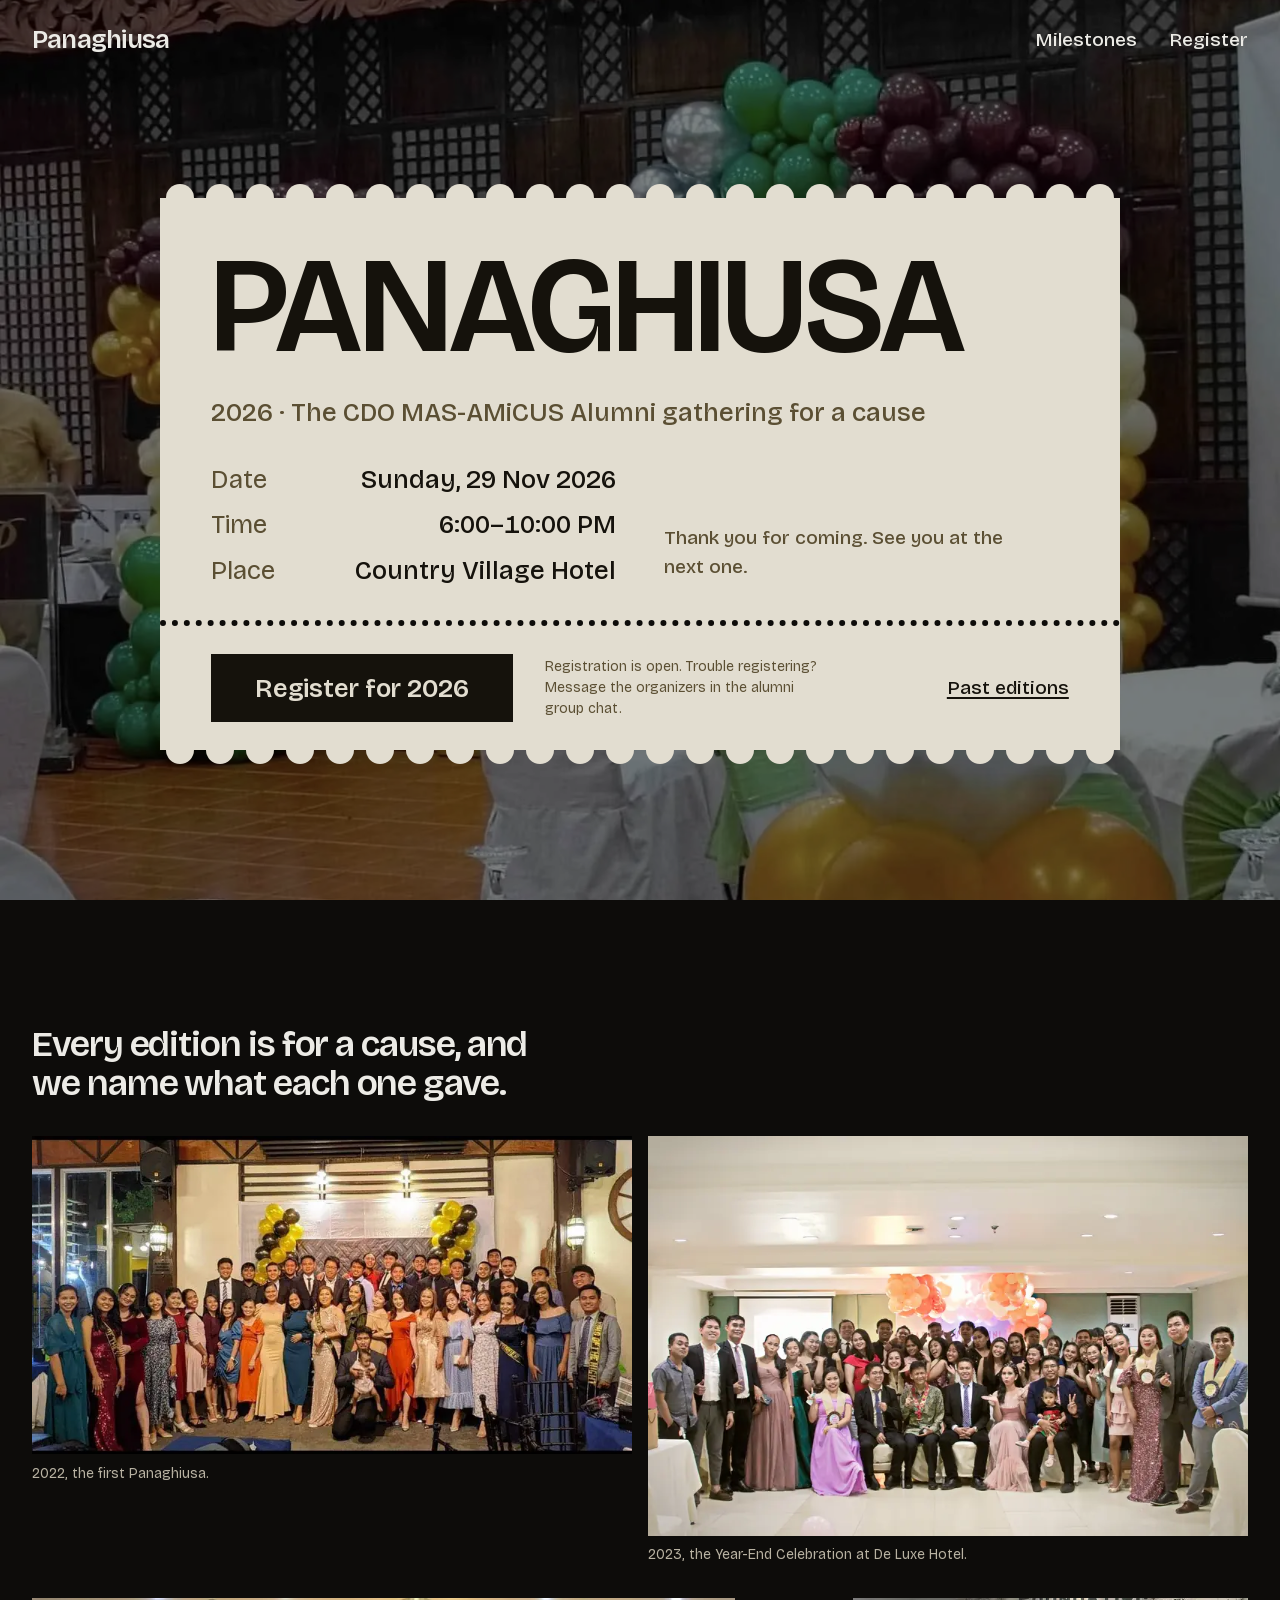
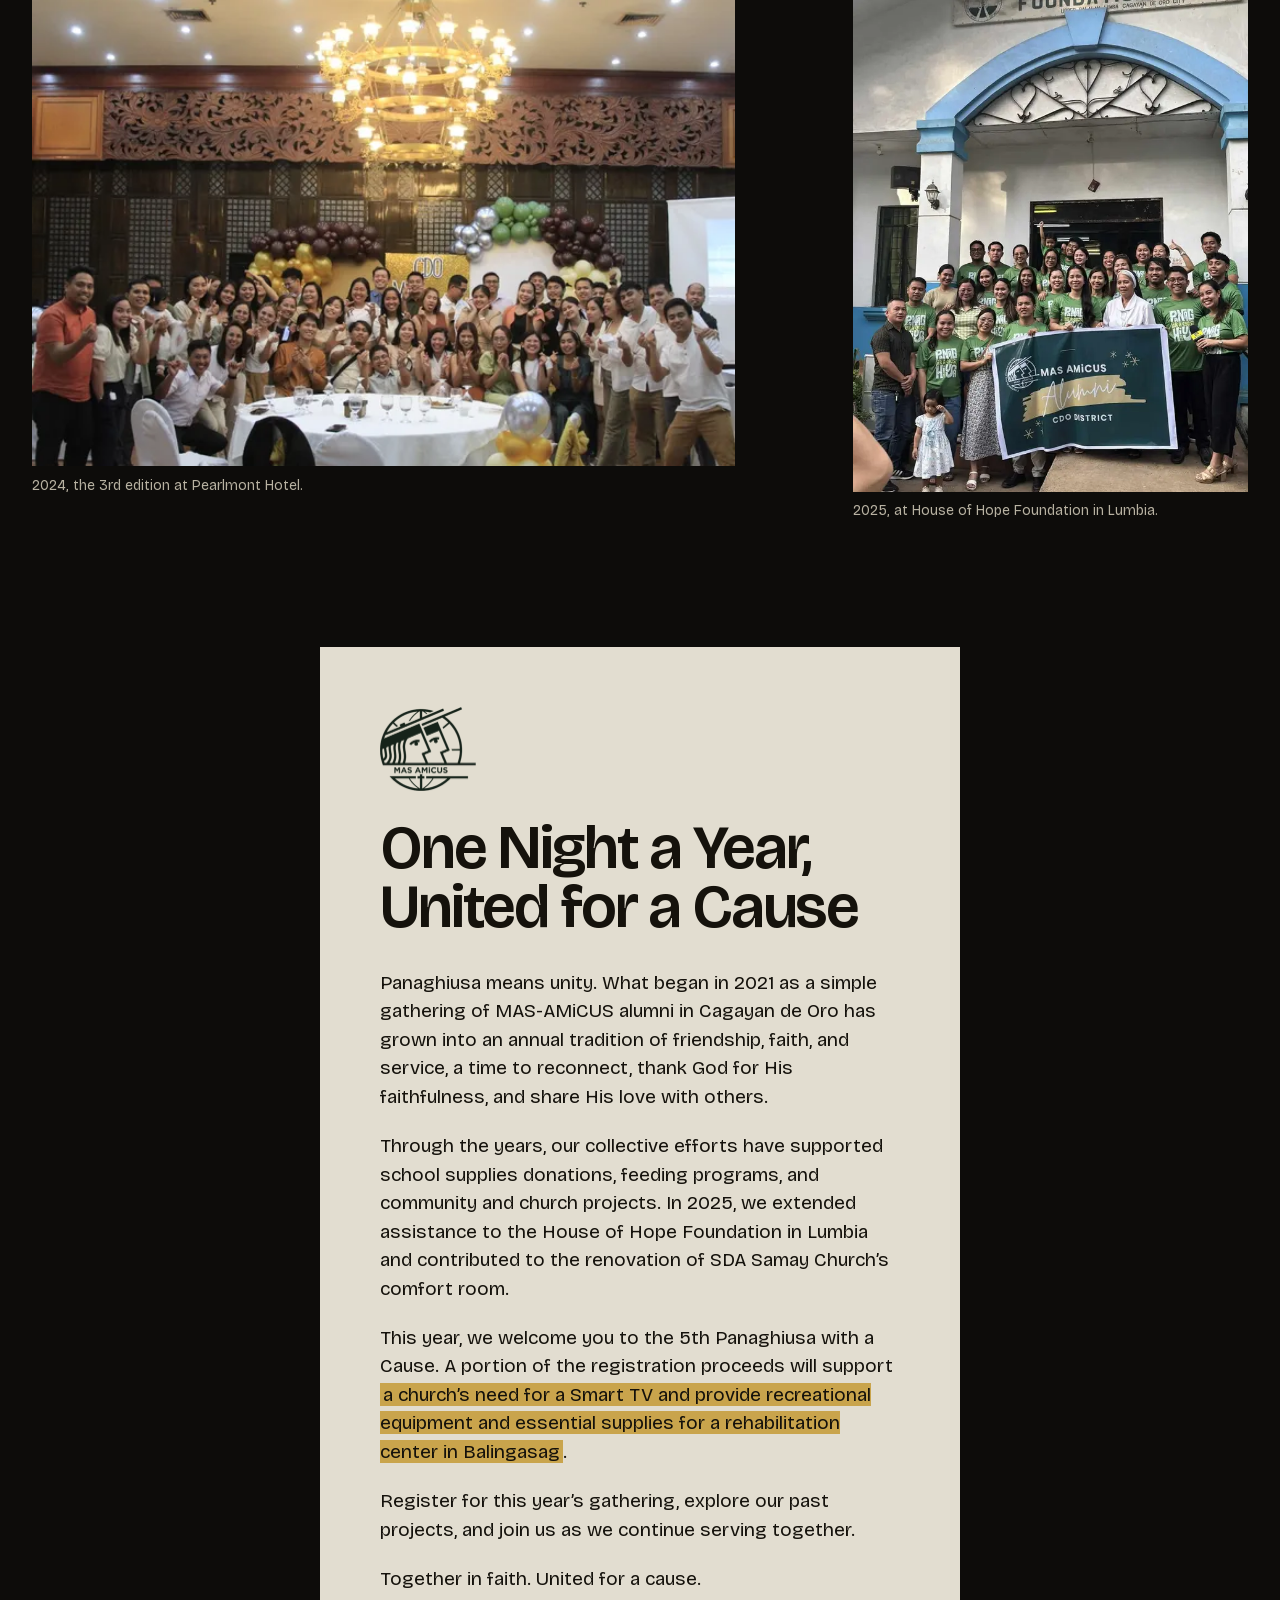
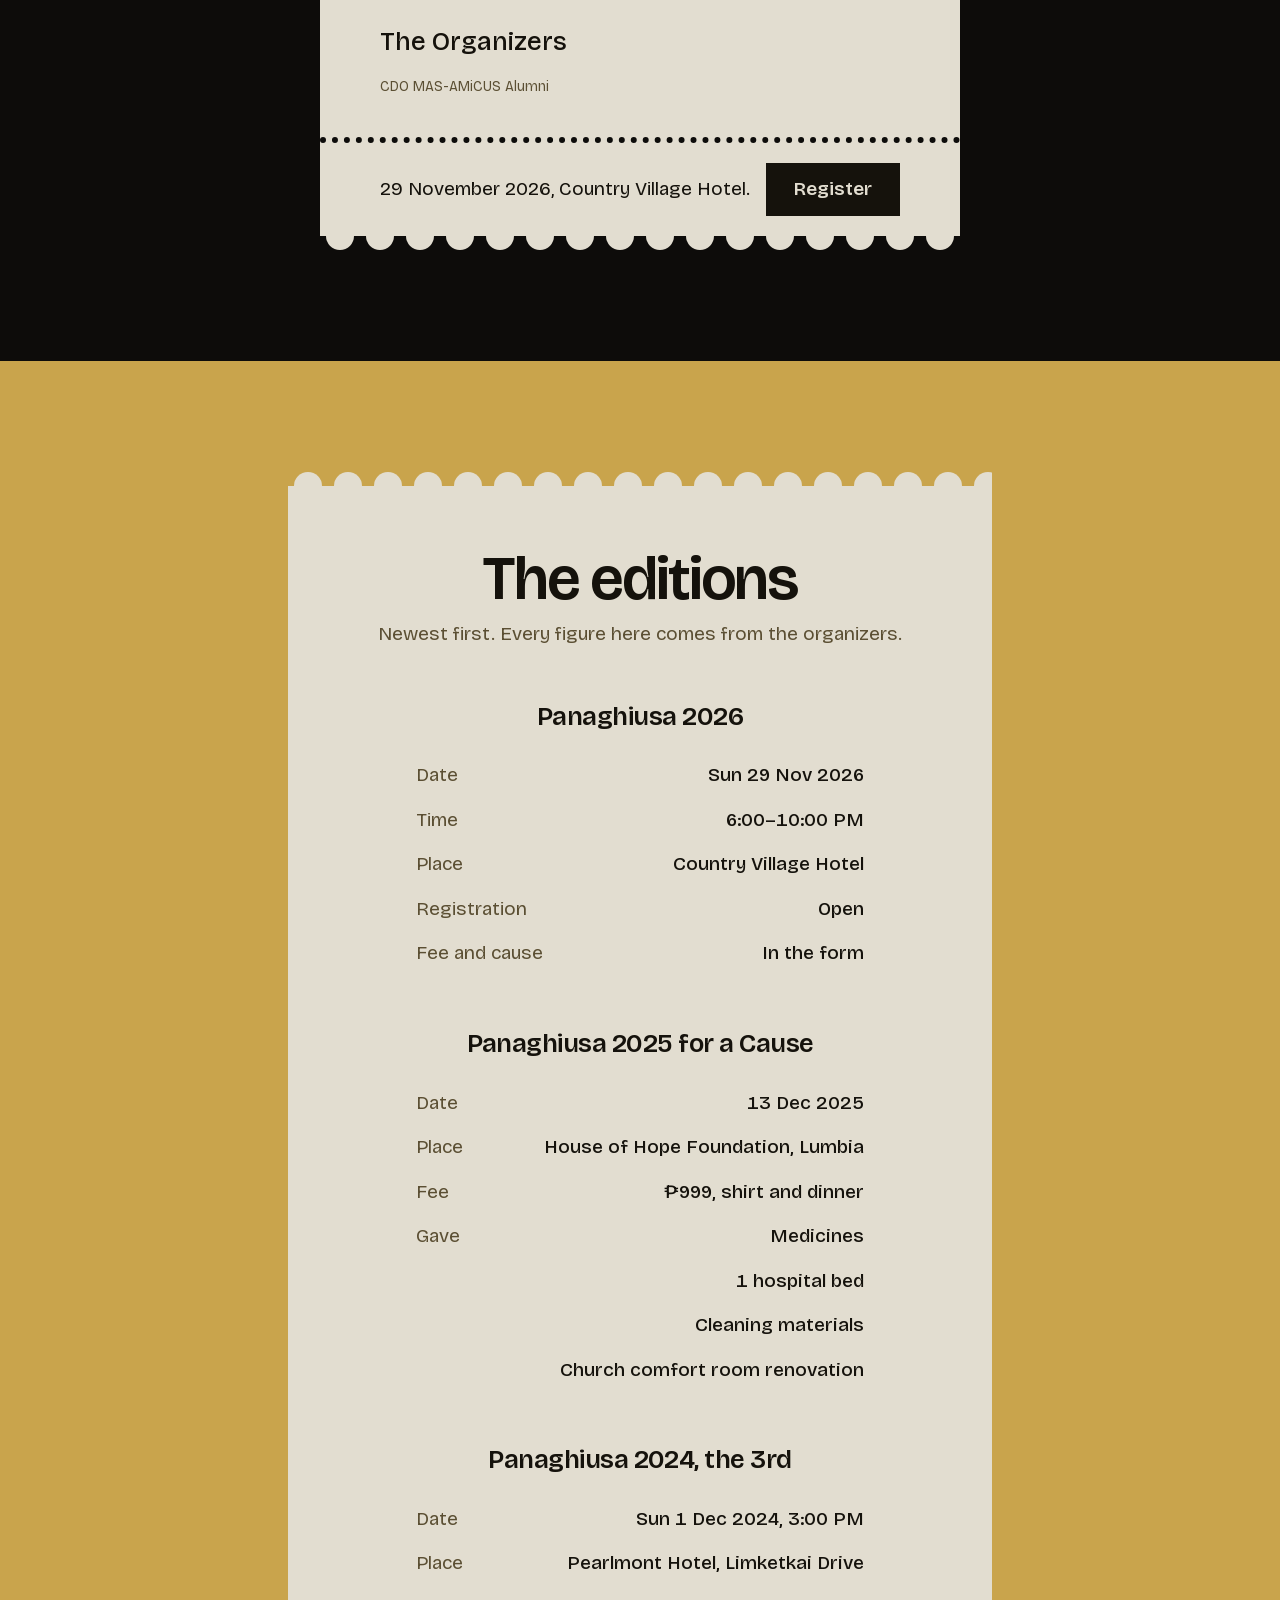
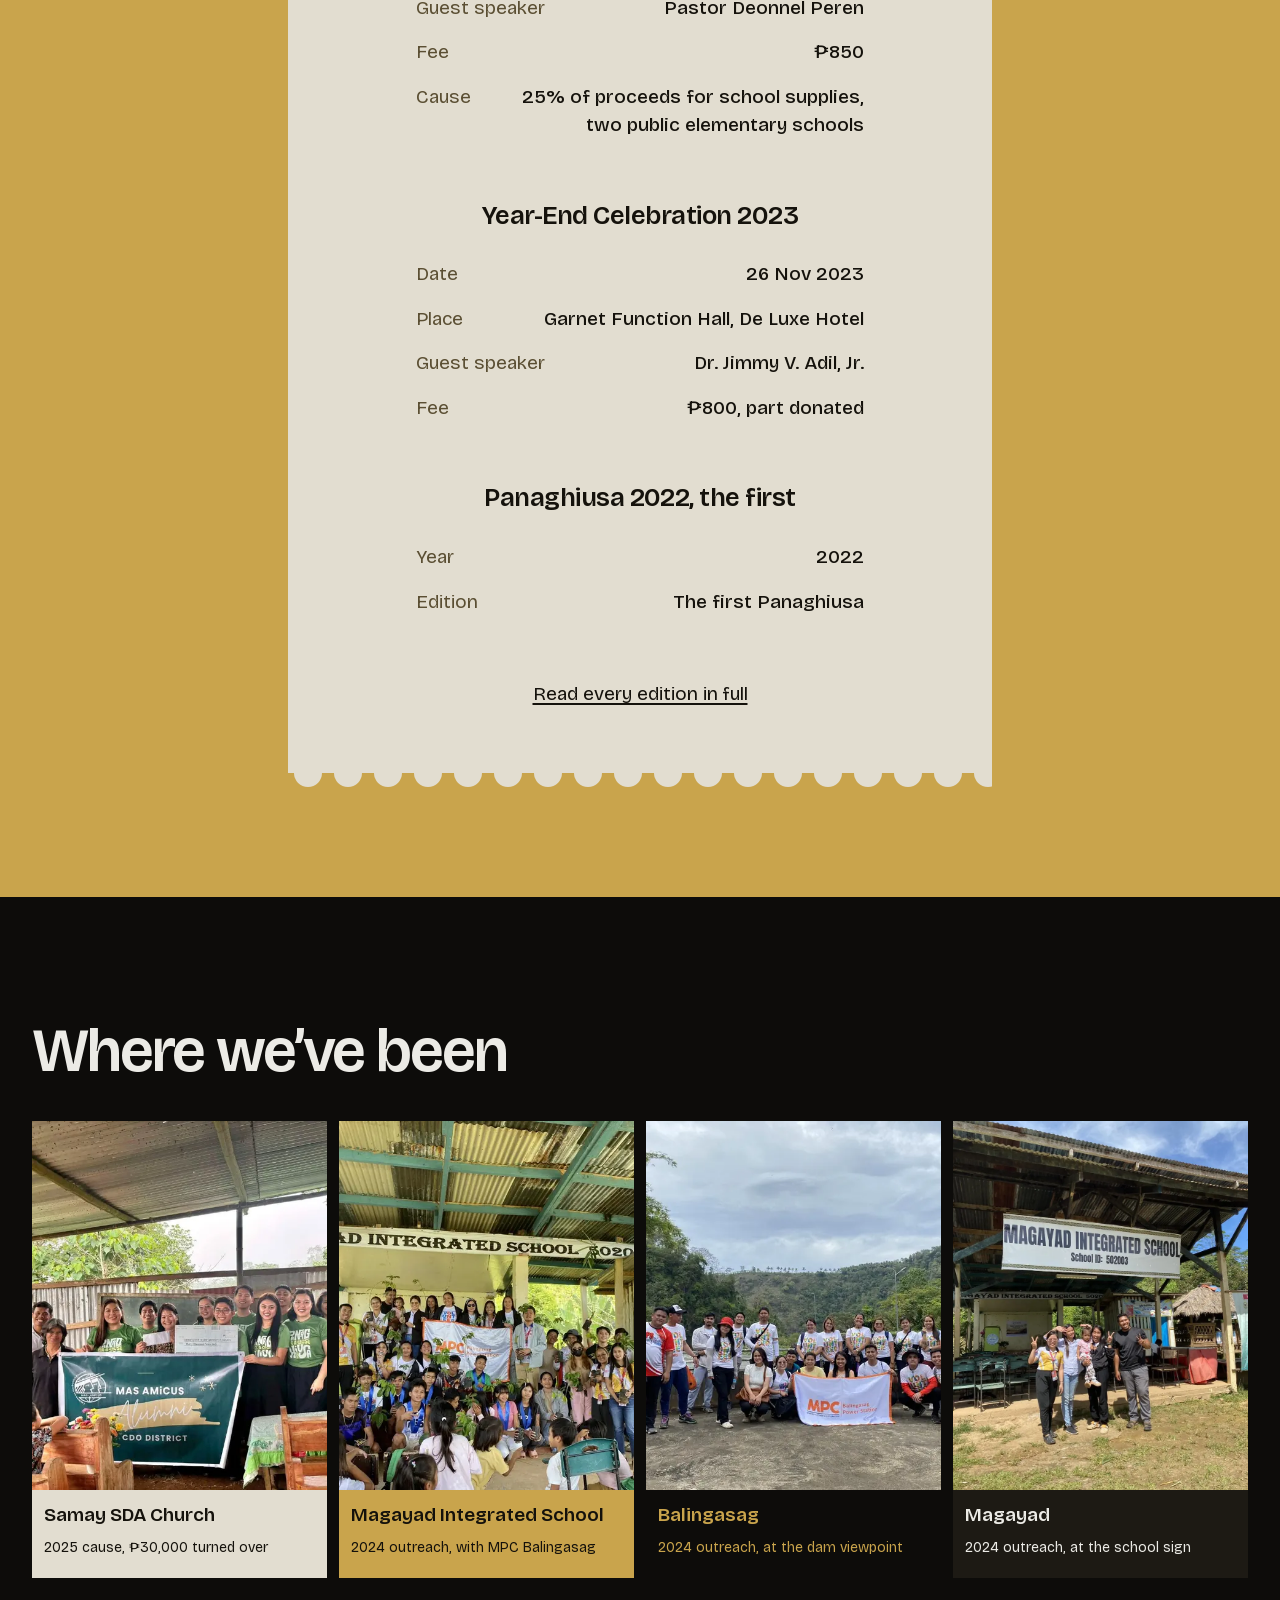
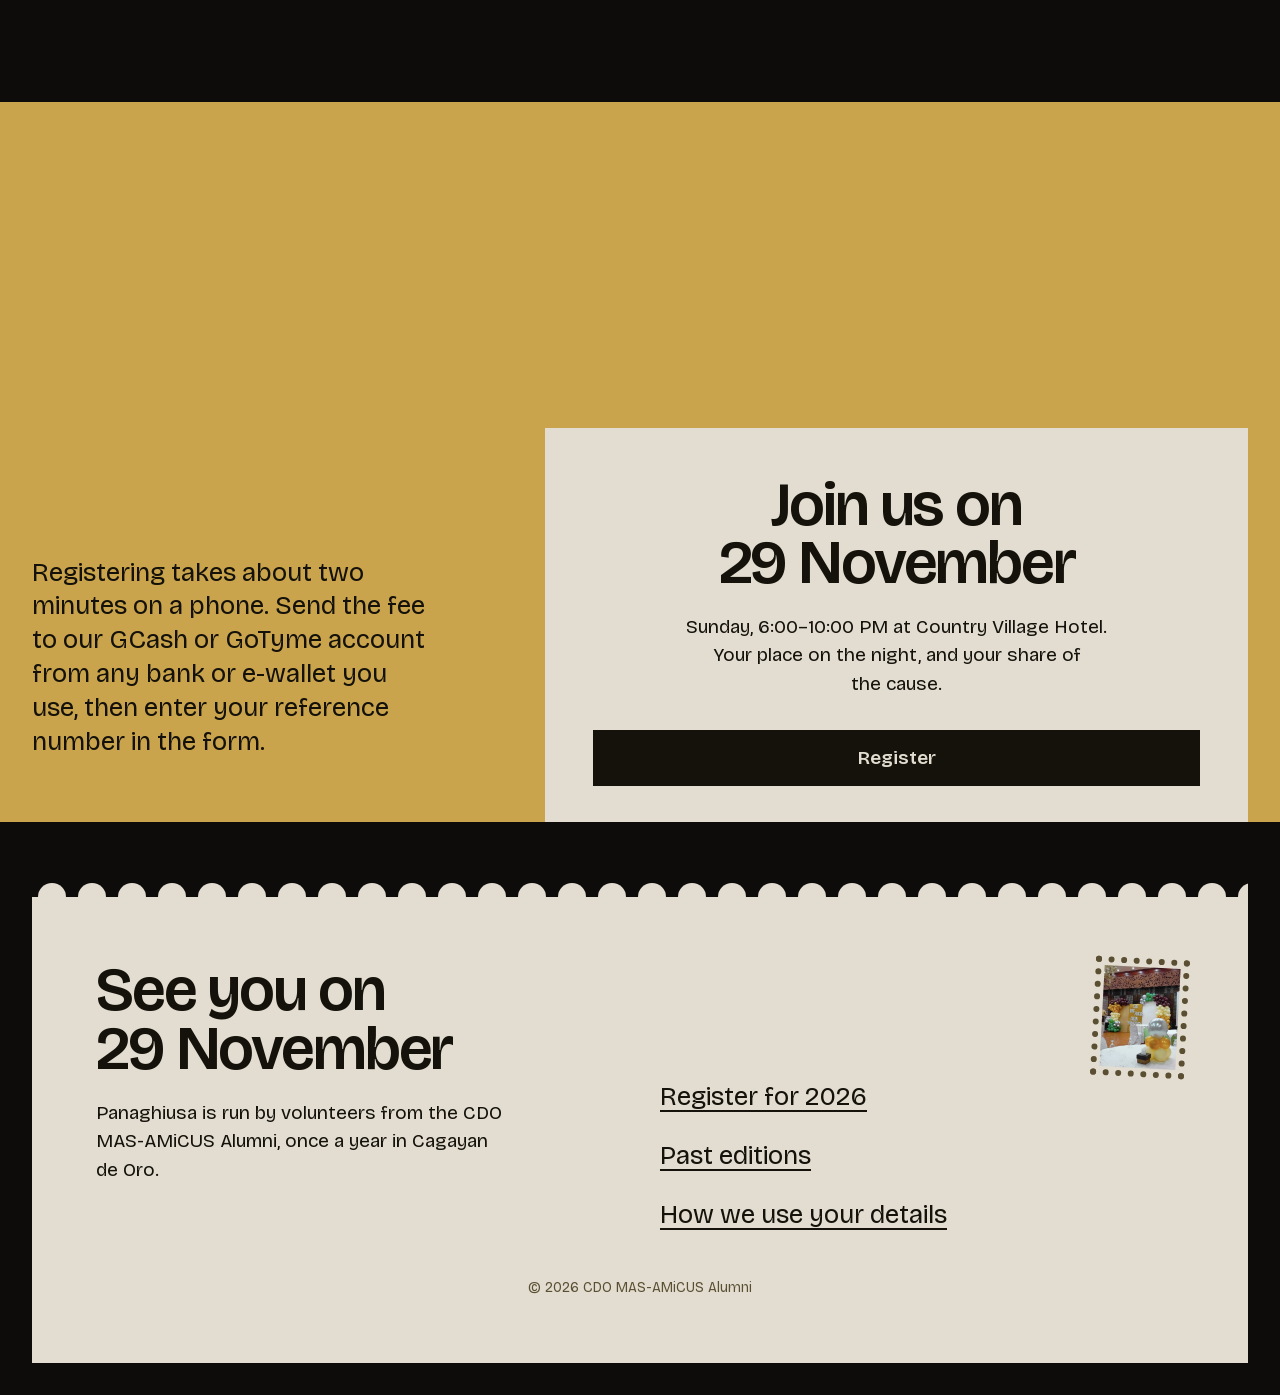
<file: index.html>
<!DOCTYPE html>
<html lang="en">
  <head>
    <meta charset="utf-8">
    <meta name="viewport" content="width=device-width, initial-scale=1">
    <title>Panaghiusa 2026 · 29 Nov, Country Village Hotel</title>
    <meta
      name="description"
      content="Panaghiusa 2026, the CDO MAS-AMiCUS Alumni gathering for a cause: Sunday 29 November, 6:00–10:00 PM at Country Village Hotel.">
    <meta property="og:title" content="Panaghiusa 2026">
    <meta
      property="og:description"
      content="Sunday 29 Nov 2026, 6:00–10:00 PM at Country Village Hotel. Registration is open.">
    <meta property="og:type" content="website">
    <meta property="og:site_name" content="Panaghiusa">
    <meta property="og:url" content="https://panaghiusa.info/">
    <meta name="theme-color" content="#0d0c0a">
    <meta
      property="og:image"
      content="https://panaghiusa.info/assets/img/og/panaghiusa-2026.jpg?v=7">
    <meta property="og:image:width" content="1200">
    <meta property="og:image:height" content="630">
    <meta
      property="og:image:alt"
      content="Panaghiusa 2026: Sunday, 29 November 2026, 6:00–10:00 PM at Country Village Hotel. Registration is open.">
    <meta name="twitter:card" content="summary_large_image">
    <meta
      name="twitter:image"
      content="https://panaghiusa.info/assets/img/og/panaghiusa-2026.jpg?v=7">
    <link rel="icon" href="favicon.ico" sizes="48x48">
    <link rel="apple-touch-icon" href="assets/icons/apple-touch-icon.png">
    <link
      rel="preload"
      href="assets/fonts/bricolage-grotesque-latin.woff2"
      as="font"
      type="font/woff2"
      crossorigin>
    <link rel="stylesheet" href="assets/css/site.css?v=24">
    <script src="assets/js/site.js?v=10" defer></script>
  </head>
  <body>
    <a class="skip" href="#main">Skip to content</a>
    <header class="bar">
      <a class="wordmark" href="index.html">Panaghiusa</a>
      <nav aria-label="Site">
        <ul>
          <li><a href="milestones.html">Milestones</a></li>
          <li><a href="register.html">Register</a></li>
        </ul>
      </nav>
    </header>

    <main id="main">
      <section class="hero" aria-labelledby="title">
        <div class="hero__stage">
          <img
            class="hero__photo"
            src="assets/img/gallery/hall-panaghiusa-sign-1536.webp"
            srcset="
              assets/img/gallery/hall-panaghiusa-sign-960.webp   960w,
              assets/img/gallery/hall-panaghiusa-sign-1536.webp 1536w
            "
            sizes="100vw"
            width="1536"
            height="2048"
            alt=""
            fetchpriority="high">
          <!-- Source: owner, 2026-11-20 (6:00–10:00 PM, Country Village Hotel). TODO(owner): cause and fee. -->
          <article class="card paper paper--scallop-both">
            <h1 class="card__title" id="title">Panaghiusa</h1>
            <p class="card__sub">
              2026 · The CDO MAS-AMiCUS Alumni gathering for a cause
            </p>

            <div class="card__body">
              <dl class="card__rows">
                <div class="sheet__row">
                  <dt>Date</dt>
                  <dd>
                    <time datetime="2026-11-29">Sunday, 29 Nov 2026</time>
                  </dd>
                </div>
                <div class="sheet__row">
                  <dt>Time</dt>
                  <dd>6:00–10:00 PM</dd>
                </div>
                <div class="sheet__row">
                  <dt>Place</dt>
                  <dd>Country Village Hotel</dd>
                </div>
              </dl>
              <div
                class="countdown"
                data-countdown
                data-ui
                data-start="2026-11-29T18:00:00+08:00"
                data-end="2026-11-29T22:00:00+08:00"
              >
                <p class="countdown__lead" data-countdown-lead>
                  Starts Sunday, 29 November, at 6:00 PM
                </p>
                <p
                  class="countdown__cells"
                  role="timer"
                  hidden
                  aria-label="Time until Panaghiusa 2026 starts"
                >
                  <span><b data-unit="days">0</b> days</span>
                  <span><b data-unit="hours">0</b> hours</span>
                  <span><b data-unit="minutes">0</b> min</span>
                  <span><b data-unit="seconds">0</b> sec</span>
                </p>
              </div>
            </div>

            <div class="card__stub">
              <a class="button button--ink button--big" href="register.html"
                >Register for 2026</a
              >
              <!-- TODO(owner): replace with a named contact (docs/REGISTRATION.md §3, Fallback). -->
              <p>
                Registration is open. Trouble registering? Message the
                organizers in the alumni group chat.
              </p>
              <a class="card__past" href="milestones.html">Past editions</a>
            </div>
          </article>
        </div>

        <div class="pass">
          <p class="pass__line" data-reveal>
            Every edition is for a cause, and we name what each one gave.
          </p>
          <figure class="pass__d" data-reveal="1" data-details="Panaghiusa 2022, the first Panaghiusa of the CDO MAS-AMiCUS Alumni.">
            <a
              class="zoom"
              href="assets/img/gallery/gala-black-gold-1080.webp"
              ><img
                src="assets/img/gallery/gala-black-gold-1080.webp"
                srcset="
                  assets/img/gallery/gala-black-gold-800.webp   800w,
                  assets/img/gallery/gala-black-gold-1080.webp 1080w
                "
                sizes="(max-width: 48rem) 100vw, 42vw"
                width="1080"
                height="572"
                loading="lazy"
                decoding="async"
                alt="Alumni in formal wear posing in rows under black and gold balloons at an evening gala."></a>
            <figcaption>2022, the first Panaghiusa.</figcaption>
          </figure>
          <figure class="pass__a" data-reveal="1" data-details="Panaghiusa 2023 Year-End Celebration, 26 November 2023, at Garnet Function Hall, De Luxe Hotel, Cagayan de Oro City.">
            <a
              class="zoom"
              href="assets/img/gallery/gala-pink-balloons-1280.webp"
              ><img
                src="assets/img/gallery/gala-pink-balloons-1280.webp"
                srcset="
                  assets/img/gallery/gala-pink-balloons-800.webp   800w,
                  assets/img/gallery/gala-pink-balloons-1280.webp 1280w
                "
                sizes="(max-width: 48rem) 100vw, 50vw"
                width="1280"
                height="853"
                loading="lazy"
                decoding="async"
                alt="A large group of alumni in gowns and suits, with a few children, posing under an orange and pink balloon arch at a year-end gala."></a>
            <figcaption>2023, the Year-End Celebration at De Luxe Hotel.</figcaption>
          </figure>
          <figure
            class="pass__c"
            data-reveal="1"
            data-details="Panaghiusa 2024, the 3rd edition. Sunday, 1 December 2024, 3:00 PM at Pearlmont Hotel, Limketkai Drive, Cagayan de Oro City. Guest speaker Pastor Deonnel Peren, 1000 Missionary Coordinator, SPUC. 25% of the proceeds were pledged to school supplies for two public elementary schools."
          >
            <a
              class="zoom"
              href="assets/img/gallery/pearlmont-2024-group-1024.webp"
              ><img
                src="assets/img/gallery/pearlmont-2024-group-1024.webp"
                srcset="
                  assets/img/gallery/pearlmont-2024-group-640.webp   640w,
                  assets/img/gallery/pearlmont-2024-group-1024.webp 1024w
                "
                sizes="(max-width: 48rem) 100vw, 42vw"
                width="1024"
                height="682"
                loading="lazy"
                decoding="async"
                alt="A large group of alumni making finger-heart signs around a round dinner table under a chandelier in the Pearlmont Hotel function hall, with a gold CDO sign and maroon, gold and green balloons behind."></a>
            <figcaption>2024, the 3rd edition at Pearlmont Hotel.</figcaption>
          </figure>
          <figure
            class="pass__b"
            data-reveal="2"
            data-details="Panaghiusa 2025 for a Cause, 13 December 2025. The alumni gave medicines, a hospital bed and cleaning materials to House of Hope, and renovated a church comfort room."
          >
            <a
              class="zoom"
              href="assets/img/gallery/house-of-hope-group-810.webp"
              ><img
                src="assets/img/gallery/house-of-hope-group-810.webp"
                srcset="
                  assets/img/gallery/house-of-hope-group-640.webp 640w,
                  assets/img/gallery/house-of-hope-group-810.webp 810w
                "
                sizes="(max-width: 48rem) 75vw, 34vw"
                width="810"
                height="1440"
                loading="lazy"
                decoding="async"
                alt="Alumni in green Panaghiusa shirts with a nun, holding a MAS AMiCUS Alumni CDO District banner outside House of Hope Foundation."></a>
            <figcaption>
              2025, at House of Hope Foundation in Lumbia.
            </figcaption>
          </figure>
        </div>
      </section>

      <section class="about" aria-labelledby="about-title">
        <article class="letter paper paper--scallop-bottom" data-reveal>
          <img
            class="letter__logo"
            src="assets/icons/mas-amicus-logo.webp"
            width="192"
            height="169"
            loading="lazy"
            decoding="async"
            alt="MAS AMiCUS logo">
          <!-- Source: owner, 2026-11-05 (this letter's text verbatim, including the 2021 start and the 2026 cause). -->
          <h2 id="about-title">One Night a Year, United for a Cause</h2>
          <p>
            Panaghiusa means unity. What began in 2021 as a simple gathering of
            MAS-AMiCUS alumni in Cagayan de Oro has grown into an annual
            tradition of friendship, faith, and service, a time to reconnect,
            thank God for His faithfulness, and share His love with others.
          </p>
          <p>
            Through the years, our collective efforts have supported school
            supplies donations, feeding programs, and community and church
            projects. In 2025, we extended assistance to the House of Hope
            Foundation in Lumbia and contributed to the renovation of SDA Samay
            Church’s comfort room.
          </p>
          <p>
            This year, we welcome you to the 5th Panaghiusa with a Cause. A
            portion of the registration proceeds will support
            <mark>a church’s need for a Smart TV and provide recreational
            equipment and essential supplies for a rehabilitation center in
            Balingasag</mark>.
          </p>
          <p>
            Register for this year’s gathering, explore our past projects, and
            join us as we continue serving together.
          </p>
          <p>Together in faith. United for a cause.</p>
          <p class="letter__sign">The Organizers</p>
          <p class="letter__role">CDO MAS-AMiCUS Alumni</p>
          <div class="letter__stub">
            <span>29 November 2026, Country Village Hotel.</span>
            <a class="button button--ink" href="register.html">Register</a>
          </div>
        </article>
      </section>

      <section class="sheet-band" aria-labelledby="editions-title">
        <article class="sheet paper paper--scallop-both">
          <h2 id="editions-title">The editions</h2>
          <p class="sheet__note">
            Newest first. Every figure here comes from the organizers.
          </p>

          <div class="sheet__group" data-reveal>
            <h3>Panaghiusa 2026</h3>
            <dl>
              <div class="sheet__row">
                <dt>Date</dt>
                <dd><time datetime="2026-11-29">Sun 29 Nov 2026</time></dd>
              </div>
              <div class="sheet__row">
                <dt>Time</dt>
                <dd>6:00–10:00 PM</dd>
              </div>
              <div class="sheet__row">
                <dt>Place</dt>
                <dd>Country Village Hotel</dd>
              </div>
              <div class="sheet__row">
                <dt>Registration</dt>
                <dd>Open</dd>
              </div>
              <div class="sheet__row">
                <dt>Fee and cause</dt>
                <dd>In the form</dd>
              </div>
            </dl>
          </div>

          <!-- Source: "Panaghiusa 2025 for a Cause" poster, and the owner's answers on 2026-11-04 (cause items). -->
          <div class="sheet__group" data-reveal>
            <h3>Panaghiusa 2025 for a Cause</h3>
            <dl>
              <div class="sheet__row">
                <dt>Date</dt>
                <dd><time datetime="2025-12-13">13 Dec 2025</time></dd>
              </div>
              <div class="sheet__row">
                <dt>Place</dt>
                <dd>House of Hope Foundation, Lumbia</dd>
              </div>
              <div class="sheet__row">
                <dt>Fee</dt>
                <dd>₱999, shirt and dinner</dd>
              </div>
              <div class="sheet__row">
                <dt>Gave</dt>
                <dd>Medicines</dd>
              </div>
              <div class="sheet__row">
                <dt></dt>
                <dd>1 hospital bed</dd>
              </div>
              <div class="sheet__row">
                <dt></dt>
                <dd>Cleaning materials</dd>
              </div>
              <div class="sheet__row">
                <dt></dt>
                <dd>Church comfort room renovation</dd>
              </div>
            </dl>
          </div>

          <!--
            Source: "2024 MAS-AMiCUS Alumni Panaghiusa on its 3rd" poster (date, time, venue, guest speaker, fee, 25% pledge).
            Photo: supplied by the owner as this edition, 2026-11-04. TODO(owner): confirm photo consent (docs/MILESTONES.md §4).
          -->
          <div class="sheet__group" data-reveal>
            <h3>Panaghiusa 2024, the 3rd</h3>
            <dl>
              <div class="sheet__row">
                <dt>Date</dt>
                <dd>
                  <time datetime="2024-12-01T15:00+08:00"
                    >Sun 1 Dec 2024, 3:00 PM</time
                  >
                </dd>
              </div>
              <div class="sheet__row">
                <dt>Place</dt>
                <dd>Pearlmont Hotel, Limketkai Drive</dd>
              </div>
              <div class="sheet__row">
                <dt>Guest speaker</dt>
                <dd>Pastor Deonnel Peren</dd>
              </div>
              <div class="sheet__row">
                <dt>Fee</dt>
                <dd>₱850</dd>
              </div>
              <div class="sheet__row">
                <dt>Cause</dt>
                <dd>
                  25% of proceeds for school supplies, two public elementary
                  schools
                </dd>
              </div>
            </dl>
          </div>

          <!-- Source: "2023 Panaghiusa Year-End Celebration" poster. -->
          <div class="sheet__group" data-reveal>
            <h3>Year-End Celebration 2023</h3>
            <dl>
              <div class="sheet__row">
                <dt>Date</dt>
                <dd><time datetime="2023-11-26">26 Nov 2023</time></dd>
              </div>
              <div class="sheet__row">
                <dt>Place</dt>
                <dd>Garnet Function Hall, De Luxe Hotel</dd>
              </div>
              <div class="sheet__row">
                <dt>Guest speaker</dt>
                <dd>Dr. Jimmy V. Adil, Jr.</dd>
              </div>
              <div class="sheet__row">
                <dt>Fee</dt>
                <dd>₱800, part donated</dd>
              </div>
            </dl>
          </div>

          <!-- Source: owner, 2026-11-04 ("2022 edition, the first Panaghiusa"). TODO(owner): date, venue, fee and cause. -->
          <div class="sheet__group" data-reveal>
            <h3>Panaghiusa 2022, the first</h3>
            <dl>
              <div class="sheet__row">
                <dt>Year</dt>
                <dd><time datetime="2022">2022</time></dd>
              </div>
              <div class="sheet__row">
                <dt>Edition</dt>
                <dd>The first Panaghiusa</dd>
              </div>
            </dl>
          </div>

          <p class="sheet__end">
            <a href="milestones.html">Read every edition in full</a>
          </p>
        </article>
      </section>

      <section class="gallery" aria-labelledby="gallery-title">
        <h2 id="gallery-title" data-reveal>Where we’ve been</h2>
        <ul class="tiles">
          <li data-reveal>
            <!-- Source: owner's thank-you post, 2026-11-04: ₱30,000 for the comfort room renovation turned over to Samay SDA Church on 31 January 2026, a Panaghiusa 2025 recipient. TODO(owner): confirm photo consent (docs/MILESTONES.md §4). -->
            <figure class="tile" data-details="On 31 January 2026, the ₱30,000 for the comfort room renovation was turned over to Samay SDA Church, a Panaghiusa 2025 recipient. Thank you to every sponsor and alumnus who gave.">
              <a
                class="zoom"
                href="assets/img/gallery/samay-sda-turnover-1024.webp"
                ><img
                  class="crop-left"
                  src="assets/img/gallery/samay-sda-turnover-800.webp"
                  width="800"
                  height="600"
                  loading="lazy"
                  decoding="async"
                  alt="Alumni in green Panaghiusa shirts and church members under a tin-roofed shelter, holding a MAS AMiCUS Alumni CDO District banner and a ceremonial cheque for thirty thousand pesos made out to Samay Seventh-day Adventist Church."></a>
              <figcaption class="tile__strip">
                <span>Samay SDA Church</span
                ><span>2025 cause, ₱30,000 turned over</span>
              </figcaption>
            </figure>
          </li>
          <li data-reveal="1">
            <figure class="tile" data-details="Panaghiusa 2024 outreach at Magayad Integrated School, with MPC Balingasag Power Station.">
              <a
                class="zoom"
                href="assets/img/gallery/magayad-seedlings-1280.webp"
                ><img
                  src="assets/img/gallery/magayad-seedlings-800.webp"
                  width="800"
                  height="600"
                  loading="lazy"
                  decoding="async"
                  alt="Volunteers and schoolchildren holding seedlings around an MPC Balingasag Power Station banner under the Magayad Integrated School shed."></a>
              <figcaption class="tile__strip">
                <span>Magayad Integrated School</span
                ><span>2024 outreach, with MPC Balingasag</span>
              </figcaption>
            </figure>
          </li>
          <li data-reveal="2">
            <figure class="tile" data-details="Panaghiusa 2024 outreach: volunteers at the dam viewpoint in Balingasag, with MPC Balingasag Power Station.">
              <a
                class="zoom"
                href="assets/img/gallery/mpc-dam-volunteers-1280.webp"
                ><img
                  src="assets/img/gallery/mpc-dam-volunteers-800.webp"
                  width="800"
                  height="600"
                  loading="lazy"
                  decoding="async"
                  alt="Volunteers in matching white shirts behind an MPC Balingasag Power Station banner at a dam viewpoint, green hills behind."></a>
              <figcaption class="tile__strip">
                <span>Balingasag</span
                ><span>2024 outreach, at the dam viewpoint</span>
              </figcaption>
            </figure>
          </li>
          <li data-reveal="3">
            <figure class="tile" data-details="Panaghiusa 2024 outreach at Magayad Integrated School.">
              <a
                class="zoom"
                href="assets/img/gallery/magayad-school-sign-1080.webp"
                ><img
                  src="assets/img/gallery/magayad-school-sign-800.webp"
                  width="800"
                  height="1067"
                  loading="lazy"
                  decoding="async"
                  alt="Four volunteers and a toddler making peace signs under the Magayad Integrated School sign."></a>
              <figcaption class="tile__strip">
                <span>Magayad</span><span>2024 outreach, at the school sign</span>
              </figcaption>
            </figure>
          </li>
        </ul>
      </section>

      <section class="reply-band" aria-labelledby="reply-title">
        <p class="reply-band__lead" data-reveal>
          Registering takes about two minutes on a phone. Send the fee to our
          GCash or GoTyme account from any bank or e-wallet you use, then enter
          your reference number in the form.
        </p>
        <article class="reply" data-reveal="1">
          <h2 id="reply-title">Join us on 29 November</h2>
          <p>
            Sunday, 6:00–10:00 PM at Country Village Hotel. Your
            place on the night, and your share of the cause.
          </p>
          <a class="button button--ink" href="register.html">Register</a>
        </article>
      </section>
    </main>

    <footer class="back">
      <div class="back__card paper paper--scallop-top" data-reveal>
        <div>
          <h2>See you on 29 November</h2>
          <p>
            Panaghiusa is run by volunteers from the CDO MAS-AMiCUS Alumni, once
            a year in Cagayan de Oro.
          </p>
        </div>
        <ul class="back__address">
          <li class="stamp">
            <img
              src="assets/img/gallery/hall-panaghiusa-sign-960.webp"
              width="960"
              height="1280"
              loading="lazy"
              decoding="async"
              alt="">
          </li>
          <li><a href="register.html">Register for 2026</a></li>
          <li><a href="milestones.html">Past editions</a></li>
          <li><a href="register.html#privacy">How we use your details</a></li>
        </ul>
        <p class="imprint">© 2026 CDO MAS-AMiCUS Alumni</p>
      </div>
    </footer>
  </body>
</html>
</file>
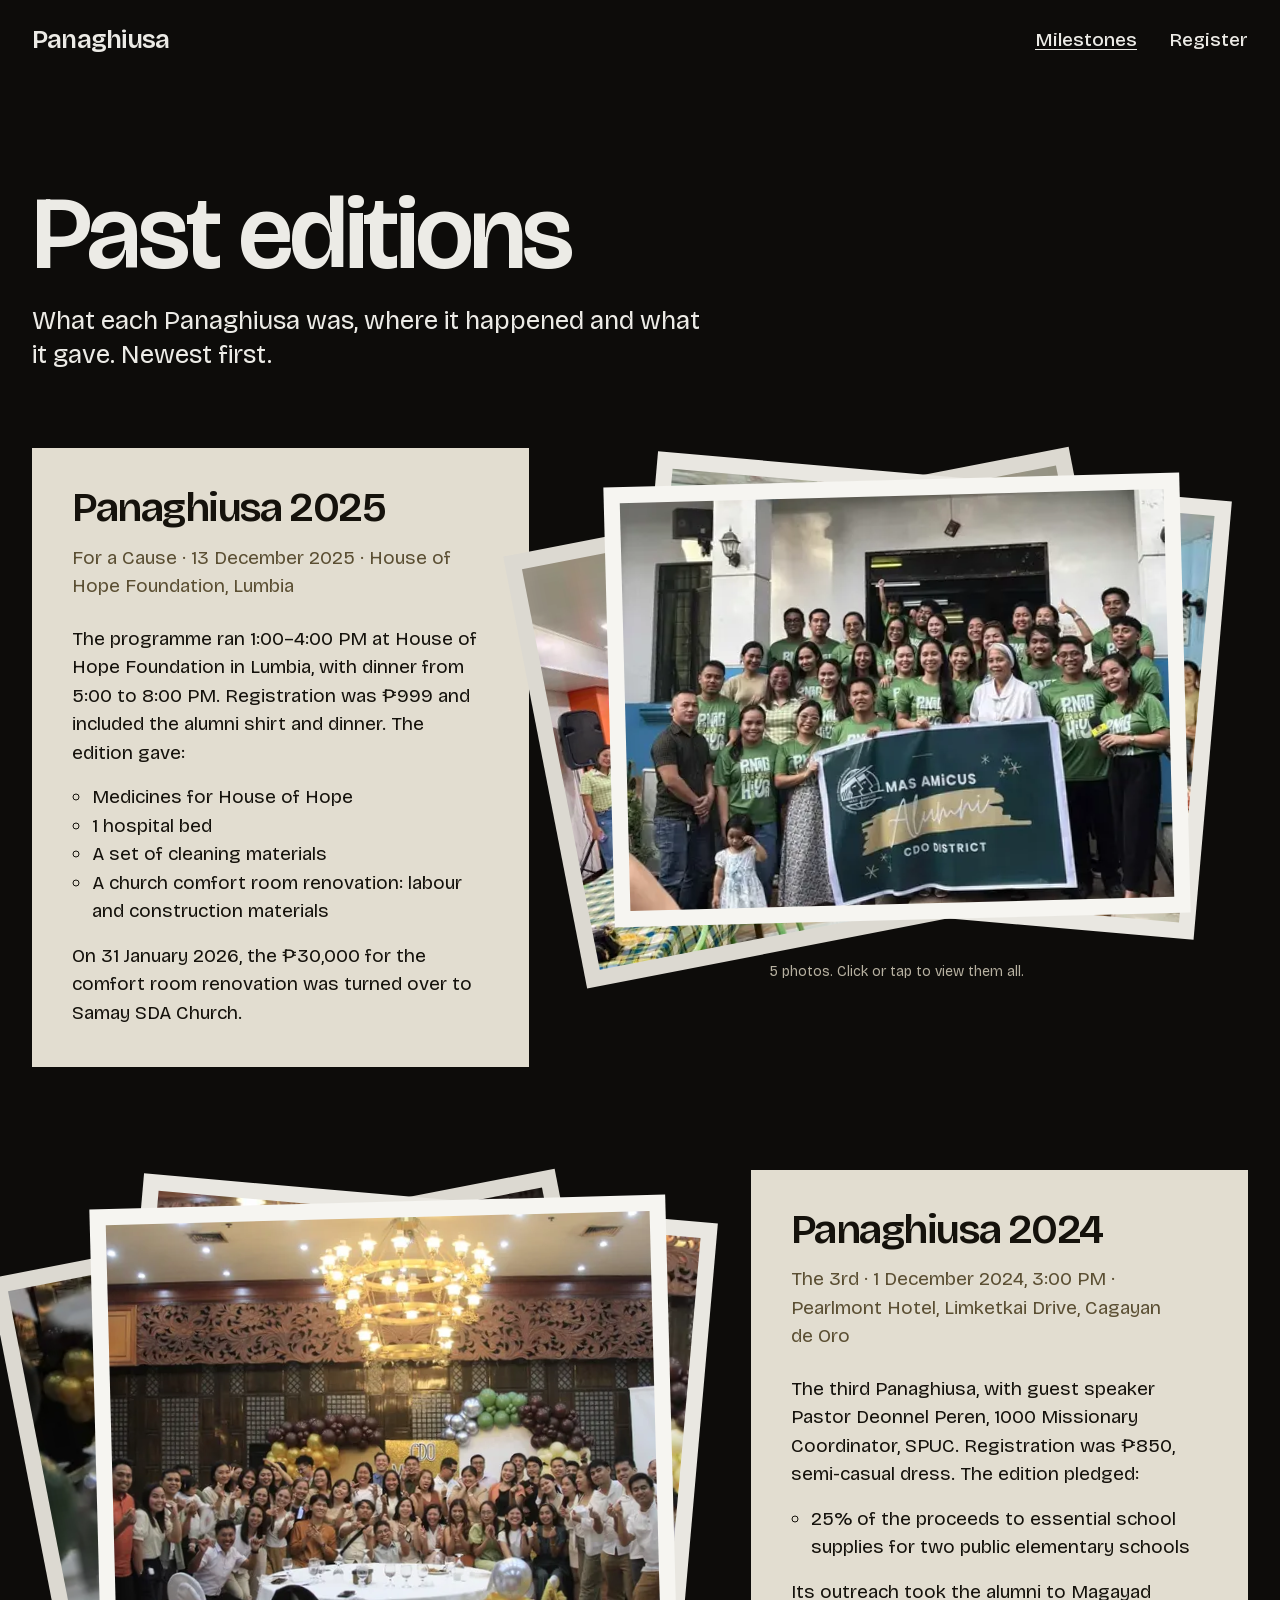
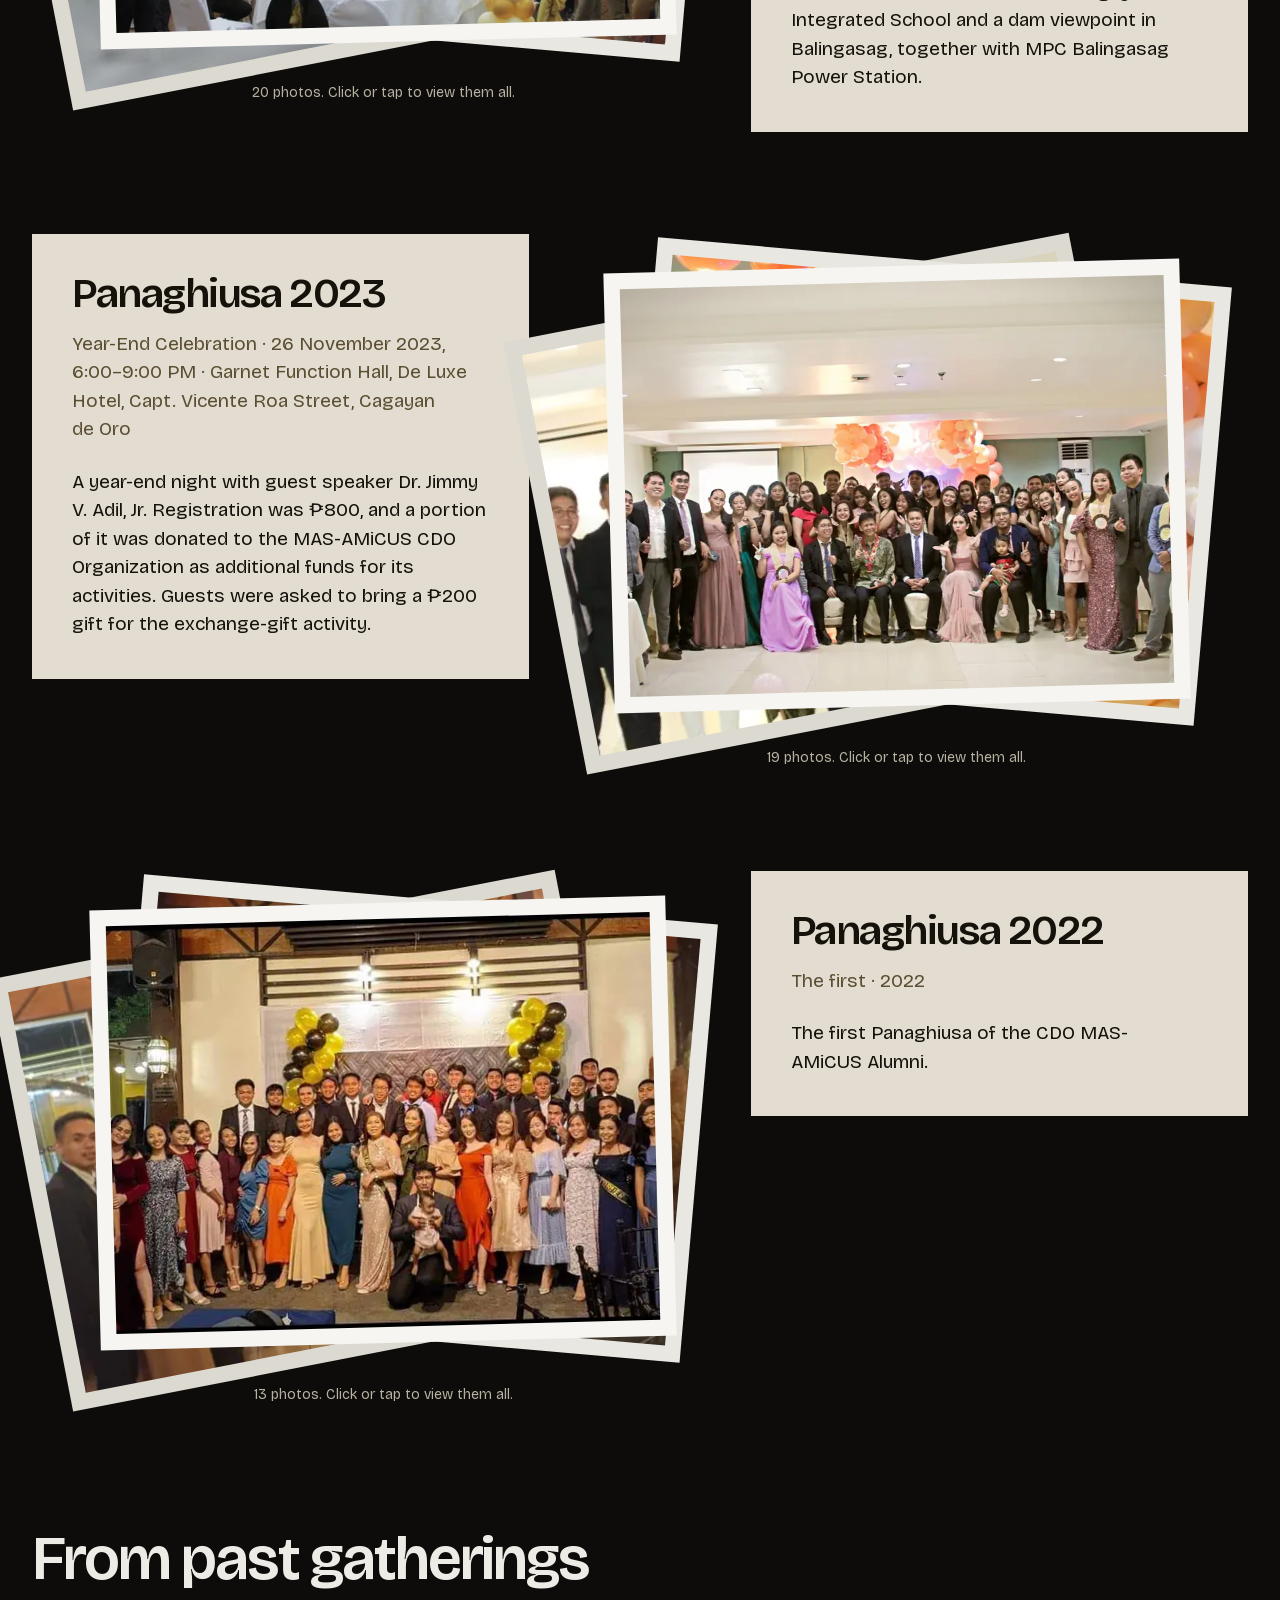
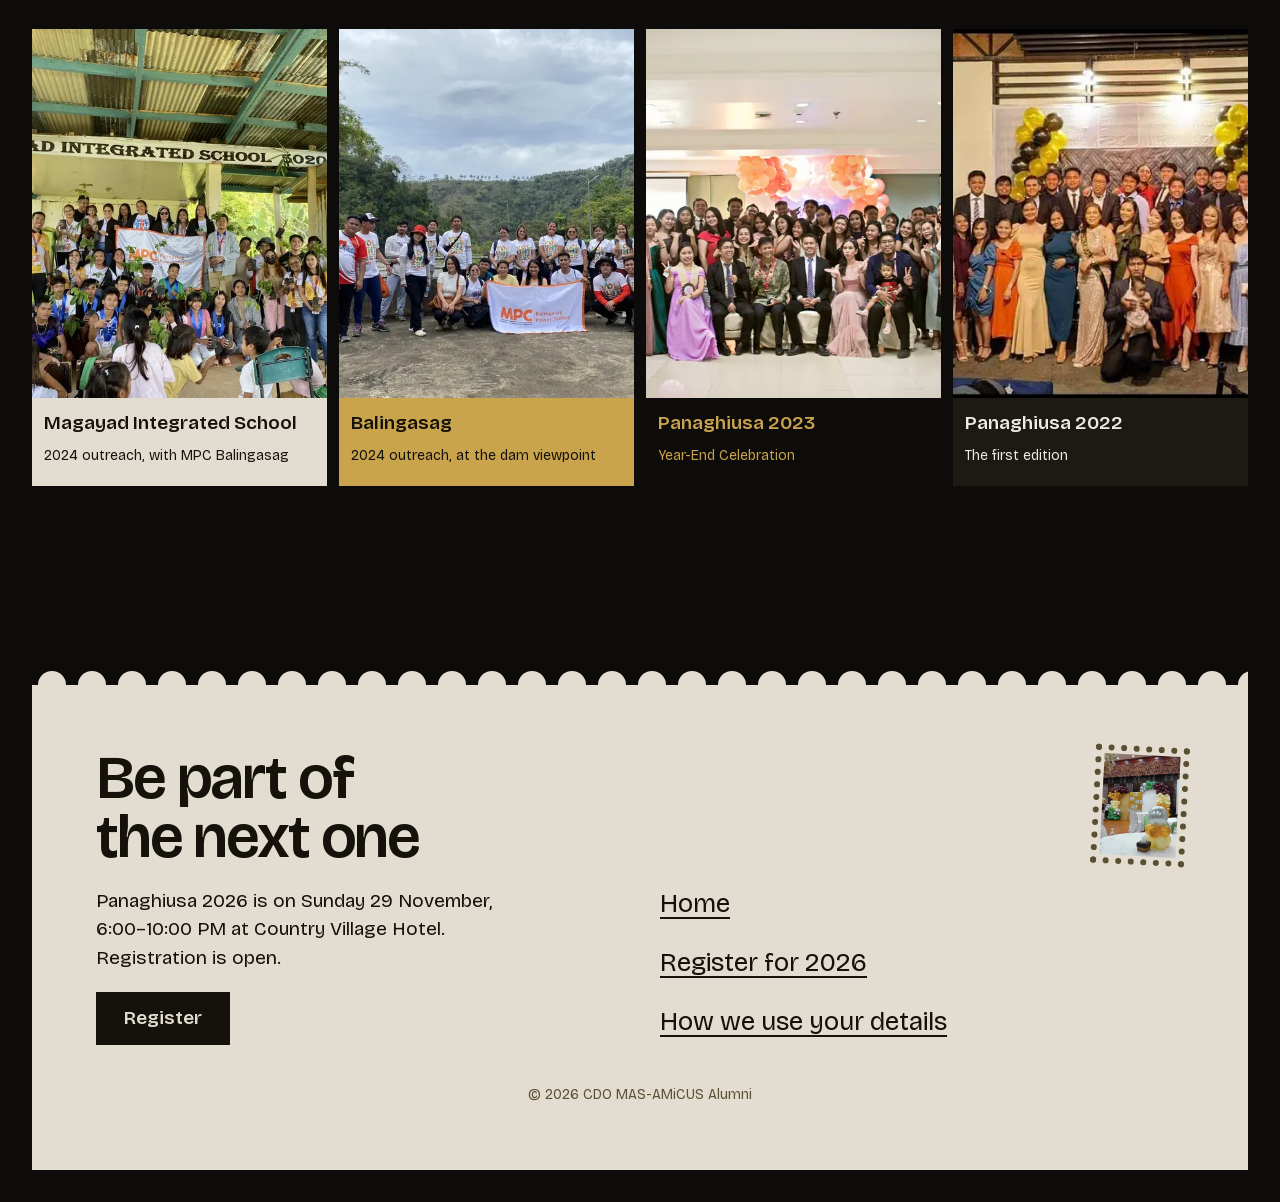
<file: milestones.html>
<!DOCTYPE html>
<html lang="en">
<head>
  <meta charset="utf-8">
  <meta name="viewport" content="width=device-width, initial-scale=1">
  <title>Milestones · Panaghiusa</title>
  <meta name="description" content="Past editions of Panaghiusa, the CDO MAS-AMiCUS Alumni gathering in Cagayan de Oro, and what each one gave to its cause.">
  <meta property="og:title" content="Panaghiusa milestones">
  <meta property="og:description" content="Past editions of the CDO MAS-AMiCUS Alumni gathering, and what each one gave.">
  <meta property="og:type" content="website">
  <meta property="og:site_name" content="Panaghiusa">
  <meta property="og:url" content="https://panaghiusa.info/milestones.html">
  <meta name="theme-color" content="#0d0c0a">
  <meta property="og:image" content="https://panaghiusa.info/assets/img/og/panaghiusa-2026.jpg?v=7">
  <meta property="og:image:width" content="1200">
  <meta property="og:image:height" content="630">
  <meta property="og:image:alt" content="Panaghiusa 2026: Sunday, 29 November 2026, 6:00–10:00 PM at Country Village Hotel. Registration is open.">
  <meta name="twitter:card" content="summary_large_image">
  <meta name="twitter:image" content="https://panaghiusa.info/assets/img/og/panaghiusa-2026.jpg?v=7">
  <link rel="icon" href="favicon.ico" sizes="48x48">
  <link rel="apple-touch-icon" href="assets/icons/apple-touch-icon.png">
  <link rel="preload" href="assets/fonts/bricolage-grotesque-latin.woff2" as="font" type="font/woff2" crossorigin>
  <link rel="stylesheet" href="assets/css/site.css?v=24">
  <script src="assets/js/site.js?v=10" defer></script>
</head>
<body>
  <a class="skip" href="#main">Skip to content</a>
  <header class="bar bar--flow">
    <a class="wordmark" href="index.html">Panaghiusa</a>
    <nav aria-label="Site">
      <ul>
        <li><a href="milestones.html" aria-current="page">Milestones</a></li>
        <li><a href="register.html">Register</a></li>
      </ul>
    </nav>
  </header>

  <main id="main" class="milestones-page">
    <header>
      <h1 data-reveal>Past editions</h1>
      <p data-reveal="1">What each Panaghiusa was, where it happened and what it gave. Newest first.</p>
    </header>

    <ol class="milestones">
      <li>
        <article class="milestone" id="edition-2025-lumbia-house-of-hope">
          <!--
            Source: "Panaghiusa 2025 for a Cause" poster (date, times, place, fee, inclusions, what participation goes to); cause items from the owner, shaping session 2026-11-04.
            Photo consent: owner confirmed consent for the owner's original photo set (formerly assets/photos), 2026-11-04. The four album photos added 2026-11-04 (donations hall, handover, two group shots) were supplied by the owner in chat. TODO(owner): confirm consent for those (docs/MILESTONES.md §4).
            Turnover: owner's thank-you post, 2026-11-04: ₱30,000 for the comfort room renovation turned over to Samay SDA Church on 31 January 2026.
          -->
          <div class="milestone__text paper" data-reveal>
            <h2 class="milestone__title">Panaghiusa 2025</h2>
            <p class="milestone__meta">For a Cause · <time datetime="2025-12-13">13 December 2025</time> · House of Hope Foundation, Lumbia</p>
            <p>The programme ran 1:00–4:00 PM at House of Hope Foundation in Lumbia, with dinner from 5:00 to 8:00 PM. Registration was ₱999 and included the alumni shirt and dinner. The edition gave:</p>
            <ul class="milestone__given">
              <li>Medicines for House of Hope</li>
              <li>1 hospital bed</li>
              <li>A set of cleaning materials</li>
              <li>A church comfort room renovation: labour and construction materials</li>
            </ul>
            <p>On <time datetime="2026-01-31">31 January 2026</time>, the ₱30,000 for the comfort room renovation was turned over to Samay SDA Church.</p>
          </div>
          <figure class="milestone__photo milestone__album" data-reveal="1">
            <a class="stack" href="#album-2025" data-album="album-2025">
              <span class="stack__card"><img src="assets/img/gallery/panaghiusa-2025-group-480.webp" width="480" height="360" loading="lazy" decoding="async" alt=""></span>
              <span class="stack__card"><img src="assets/img/gallery/house-of-hope-donations-hall-480.webp" width="480" height="286" loading="lazy" decoding="async" alt=""></span>
              <span class="stack__card"><img class="crop-low" src="assets/img/gallery/house-of-hope-group-480.webp" width="480" height="853" loading="lazy" decoding="async" alt=""></span>
              <span class="visually-hidden">View all 5 photos from Panaghiusa 2025</span>
            </a>
            <ul class="album" id="album-2025" data-title="Panaghiusa 2025">
              <li><a href="assets/img/gallery/house-of-hope-group-810.webp" data-caption="Outside House of Hope Foundation." data-width="810" data-height="1440"><img class="crop-low" src="assets/img/gallery/house-of-hope-group-480.webp" width="480" height="853" loading="lazy" decoding="async" alt="Alumni in green Panaghiusa shirts with a nun, holding a MAS AMiCUS Alumni CDO District banner outside House of Hope Foundation."></a></li>
              <li><a href="assets/img/gallery/house-of-hope-donations-hall-1024.webp" data-caption="Inside House of Hope, with the residents and the donations." data-width="1024" data-height="610"><img src="assets/img/gallery/house-of-hope-donations-hall-480.webp" width="480" height="286" loading="lazy" decoding="async" alt="Alumni in green Panaghiusa shirts standing with House of Hope residents and staff in a blue hall, around a hospital bed, boxes of medicine and cleaning supplies under a MAS AMiCUS Alumni CDO District banner."></a></li>
              <li><a href="assets/img/gallery/house-of-hope-handover-1024.webp" data-caption="Handing over the medicines, the hospital bed and the cleaning materials." data-width="1024" data-height="739"><img src="assets/img/gallery/house-of-hope-handover-480.webp" width="480" height="346" loading="lazy" decoding="async" alt="Two alumni, a nun and House of Hope staff giving a thumbs-up beside a table of medicine boxes and a new hospital bed loaded with cleaning supplies."></a></li>
              <li><a href="assets/img/gallery/panaghiusa-2025-group-1024.webp" data-caption="Together in the Panaghiusa 2025 shirts." data-width="1024" data-height="768"><img src="assets/img/gallery/panaghiusa-2025-group-480.webp" width="480" height="360" loading="lazy" decoding="async" alt="Alumni in green Panaghiusa shirts posing in a function room with checked tablecloths, a guest in a grey suit and yellow stole at the centre, a Panaghiusa slide on the screen behind."></a></li>
              <li><a href="assets/img/gallery/panaghiusa-2025-hearts-1024.webp" data-caption="Hands on hearts." data-width="1024" data-height="768"><img src="assets/img/gallery/panaghiusa-2025-hearts-480.webp" width="480" height="360" loading="lazy" decoding="async" alt="The same group of alumni in green Panaghiusa shirts, each with a hand on their heart."></a></li>
            </ul>
            <figcaption class="stack__note">5 photos. Click or tap to view them all.</figcaption>
          </figure>
        </article>
      </li>
      <li>
        <article class="milestone" id="edition-2024-pearlmont-3rd">
          <!--
            Source: "2024 MAS-AMiCUS Alumni Panaghiusa on its 3rd" poster (date, time, venue, guest speaker, fee, 25% pledge, dress code); the owner identified the Magayad Integrated School and MPC Balingasag photos as this edition's outreach, 2026-11-04. The poster's contact number and GCash QR are left out on purpose (AGENTS.md invariant 5).
            Photo consent: photo supplied by the owner as this edition, 2026-11-04. TODO(owner): confirm consent (docs/MILESTONES.md §4).
            Album: the 19 photos in assets/img/panaghiusa-2024/ were supplied by the owner in chat as this edition, 2026-11-04 (a 20th was a near-duplicate burst shot and left out). Captions describe only what is visible. TODO(owner): confirm consent for those (docs/MILESTONES.md §4).
          -->
          <div class="milestone__text paper" data-reveal>
            <h2 class="milestone__title">Panaghiusa 2024</h2>
            <p class="milestone__meta">The 3rd · <time datetime="2024-12-01T15:00+08:00">1 December 2024, 3:00 PM</time> · Pearlmont Hotel, Limketkai Drive, Cagayan de Oro</p>
            <p>The third Panaghiusa, with guest speaker Pastor Deonnel Peren, 1000 Missionary Coordinator, SPUC. Registration was ₱850, semi-casual dress. The edition pledged:</p>
            <ul class="milestone__given">
              <li>25% of the proceeds to essential school supplies for two public elementary schools</li>
            </ul>
            <p>Its outreach took the alumni to Magayad Integrated School and a dam viewpoint in Balingasag, together with MPC Balingasag Power Station.</p>
          </div>
          <figure class="milestone__photo milestone__album" data-reveal="1">
            <a class="stack" href="#album-2024" data-album="album-2024">
              <span class="stack__card"><img src="assets/img/panaghiusa-2024/sign-and-arch-480.webp" width="480" height="320" loading="lazy" decoding="async" alt=""></span>
              <span class="stack__card"><img src="assets/img/panaghiusa-2024/full-ensemble-480.webp" width="480" height="320" loading="lazy" decoding="async" alt=""></span>
              <span class="stack__card"><img src="assets/img/gallery/pearlmont-2024-group-640.webp" width="640" height="426" loading="lazy" decoding="async" alt=""></span>
              <span class="visually-hidden">View all 20 photos from Panaghiusa 2024</span>
            </a>
            <ul class="album" id="album-2024" data-title="Panaghiusa 2024">
              <li><a href="assets/img/gallery/pearlmont-2024-group-1024.webp" data-caption="The 3rd edition in the Pearlmont Hotel function hall." data-width="1024" data-height="682"><img src="assets/img/gallery/pearlmont-2024-group-640.webp" width="640" height="426" loading="lazy" decoding="async" alt="A large group of alumni making finger-heart signs around a round dinner table under a chandelier in the Pearlmont Hotel function hall, with a gold CDO sign and maroon, gold and green balloons behind."></a></li>
              <li><a href="assets/img/panaghiusa-2024/group-at-the-arch-1024.webp" data-caption="Together at the balloon arch." data-width="1024" data-height="682"><img src="assets/img/panaghiusa-2024/group-at-the-arch-480.webp" width="480" height="320" loading="lazy" decoding="async" alt="A large group of alumni in cream, white and earth-tone outfits standing in front of the gold CDO MAS AMiCUS Alumni Panaghiusa 2024 sign and a maroon, gold, green and silver balloon arch."></a></li>
              <li><a href="assets/img/panaghiusa-2024/sign-and-arch-1024.webp" data-caption="The sign for the night." data-width="1024" data-height="682"><img src="assets/img/panaghiusa-2024/sign-and-arch-480.webp" width="480" height="320" loading="lazy" decoding="async" alt="A gold glitter sign reading CDO MAS AMiCUS Alumni Panaghiusa beside a maroon, gold, green and silver balloon arch, with wine glasses on a white table in front."></a></li>
              <li><a href="assets/img/panaghiusa-2024/at-the-podium-1024.webp" data-caption="At the podium." data-width="1024" data-height="682"><img src="assets/img/panaghiusa-2024/at-the-podium-480.webp" width="480" height="320" loading="lazy" decoding="async" alt="A man in a cream barong speaking into a microphone at a clear podium beside the balloon arch."></a></li>
              <li><a href="assets/img/panaghiusa-2024/receiving-a-plaque-1024.webp" data-caption="Receiving a plaque." data-width="1024" data-height="682"><img src="assets/img/panaghiusa-2024/receiving-a-plaque-480.webp" width="480" height="320" loading="lazy" decoding="async" alt="A man in a cream barong with a woven stole holding a plaque and a gift bag, standing between two alumni in front of the gold sign."></a></li>
              <li><a href="assets/img/panaghiusa-2024/full-ensemble-1024.webp" data-caption="The alumni ensemble." data-width="1024" data-height="682"><img src="assets/img/panaghiusa-2024/full-ensemble-480.webp" width="480" height="320" loading="lazy" decoding="async" alt="Alumni playing ukuleles, recorders, a violin and a cello together in front of the balloon arch and the gold sign."></a></li>
              <li><a href="assets/img/panaghiusa-2024/ukuleles-and-recorders-1024.webp" data-caption="Ukuleles and recorders." data-width="1024" data-height="682"><img src="assets/img/panaghiusa-2024/ukuleles-and-recorders-480.webp" width="480" height="320" loading="lazy" decoding="async" alt="Four women seated with ukuleles and three standing with recorders at a music stand, in front of the balloon arch."></a></li>
              <li><a href="assets/img/panaghiusa-2024/violin-and-cello-1024.webp" data-caption="Violin and cello." data-width="682" data-height="1024"><img class="crop-high" src="assets/img/panaghiusa-2024/violin-and-cello-480.webp" width="426" height="640" loading="lazy" decoding="async" alt="A woman playing the violin and a man playing the cello beside a music stand, in front of maroon, cream and gold balloons."></a></li>
              <li><a href="assets/img/panaghiusa-2024/saxophone-1024.webp" data-caption="A saxophone number." data-width="1024" data-height="682"><img src="assets/img/panaghiusa-2024/saxophone-480.webp" width="480" height="320" loading="lazy" decoding="async" alt="A man in an olive shirt playing a saxophone in front of capiz shell windows, guests filming on their phones."></a></li>
              <li><a href="assets/img/panaghiusa-2024/hands-on-hearts-1024.webp" data-caption="Hands on hearts at the sign." data-width="1024" data-height="682"><img src="assets/img/panaghiusa-2024/hands-on-hearts-480.webp" width="480" height="320" loading="lazy" decoding="async" alt="Eight alumni standing either side of the gold Panaghiusa 2024 sign, several with a hand on their heart."></a></li>
              <li><a href="assets/img/panaghiusa-2024/group-of-thirteen-1024.webp" data-caption="A group at the arch." data-width="1024" data-height="682"><img src="assets/img/panaghiusa-2024/group-of-thirteen-480.webp" width="480" height="320" loading="lazy" decoding="async" alt="Thirteen alumni standing arm in arm in front of the balloon arch and the gold sign."></a></li>
              <li><a href="assets/img/panaghiusa-2024/group-with-toddler-1024.webp" data-caption="Another group, with a toddler." data-width="1024" data-height="682"><img src="assets/img/panaghiusa-2024/group-with-toddler-480.webp" width="480" height="320" loading="lazy" decoding="async" alt="A group of alumni in front of the balloon arch, one woman holding a toddler, one man making a peace sign."></a></li>
              <li><a href="assets/img/panaghiusa-2024/six-at-the-sign-1024.webp" data-caption="Six at the sign." data-width="1024" data-height="682"><img src="assets/img/panaghiusa-2024/six-at-the-sign-480.webp" width="480" height="320" loading="lazy" decoding="async" alt="Six alumni in dresses and white tops standing together in front of the gold sign."></a></li>
              <li><a href="assets/img/panaghiusa-2024/seven-by-the-arch-1024.webp" data-caption="Seven by the arch." data-width="1024" data-height="682"><img src="assets/img/panaghiusa-2024/seven-by-the-arch-480.webp" width="480" height="320" loading="lazy" decoding="async" alt="Seven alumni standing in a row in front of the gold sign and the cream and green balloons."></a></li>
              <li><a href="assets/img/panaghiusa-2024/seven-at-the-sign-1024.webp" data-caption="Seven at the sign." data-width="1024" data-height="682"><img src="assets/img/panaghiusa-2024/seven-at-the-sign-480.webp" width="480" height="320" loading="lazy" decoding="async" alt="Seven alumni smiling in front of the gold sign and silver and green balloons."></a></li>
              <li><a href="assets/img/panaghiusa-2024/four-at-the-sign-1024.webp" data-caption="Four at the sign." data-width="1024" data-height="682"><img src="assets/img/panaghiusa-2024/four-at-the-sign-480.webp" width="480" height="320" loading="lazy" decoding="async" alt="Four alumni standing in front of the gold sign and the balloon arch."></a></li>
              <li><a href="assets/img/panaghiusa-2024/three-in-cream-1024.webp" data-caption="Three in cream." data-width="1024" data-height="682"><img src="assets/img/panaghiusa-2024/three-in-cream-480.webp" width="480" height="320" loading="lazy" decoding="async" alt="Three alumni in cream tops standing in front of the gold sign."></a></li>
              <li><a href="assets/img/panaghiusa-2024/three-at-the-sign-1024.webp" data-caption="Three at the sign." data-width="1024" data-height="682"><img src="assets/img/panaghiusa-2024/three-at-the-sign-480.webp" width="480" height="320" loading="lazy" decoding="async" alt="A man with folded arms between two women in cream, in front of the gold sign."></a></li>
              <li><a href="assets/img/panaghiusa-2024/two-at-the-sign-1024.webp" data-caption="Two at the sign." data-width="1024" data-height="682"><img src="assets/img/panaghiusa-2024/two-at-the-sign-480.webp" width="480" height="320" loading="lazy" decoding="async" alt="Two women standing together in front of the gold Panaghiusa sign."></a></li>
              <li><a href="assets/img/panaghiusa-2024/gift-tote-bags-1024.webp" data-caption="Gift tote bags." data-width="1024" data-height="682"><img src="assets/img/panaghiusa-2024/gift-tote-bags-480.webp" width="480" height="320" loading="lazy" decoding="async" alt="Five alumni in front of the gold sign, two holding cream tote bags wrapped in plastic."></a></li>
            </ul>
            <figcaption class="stack__note">20 photos. Click or tap to view them all.</figcaption>
          </figure>
        </article>
      </li>
      <li>
        <article class="milestone" id="edition-2023-cdo-year-end-celebration">
          <!--
            Source: "2023 Panaghiusa Year-End Celebration" poster (date, time, venue and street, guest speaker, fee, donation, exchange gift). Its contact name and GCash QR are left out (AGENTS.md invariant 5).
            Photo: the pink and orange balloon gala, identified by the owner as this edition, 2026-11-04. Photo consent: owner confirmed consent for the owner's original photo set (formerly assets/photos), 2026-11-04.
            Album: the 18 photos in assets/img/panaghiusa-2023/ were supplied by the owner in chat as this edition, 2026-11-04. Captions describe only what is visible (the "Couple of the Night" text is on the rosettes). TODO(owner): confirm consent for those (docs/MILESTONES.md §4).
          -->
          <div class="milestone__text paper" data-reveal>
            <h2 class="milestone__title">Panaghiusa 2023</h2>
            <p class="milestone__meta">Year-End Celebration · <time datetime="2023-11-26T18:00+08:00">26 November 2023, 6:00–9:00 PM</time> · Garnet Function Hall, De Luxe Hotel, Capt. Vicente Roa Street, Cagayan de Oro</p>
            <p>A year-end night with guest speaker Dr. Jimmy V. Adil, Jr. Registration was ₱800, and a portion of it was donated to the MAS-AMiCUS CDO Organization as additional funds for its activities. Guests were asked to bring a ₱200 gift for the exchange-gift activity.</p>
          </div>
          <figure class="milestone__photo milestone__album" data-reveal="1">
            <a class="stack" href="#album-2023" data-album="album-2023">
              <span class="stack__card"><img src="assets/img/panaghiusa-2023/friends-by-the-arch-480.webp" width="480" height="320" loading="lazy" decoding="async" alt=""></span>
              <span class="stack__card"><img src="assets/img/panaghiusa-2023/couple-of-the-night-480.webp" width="480" height="320" loading="lazy" decoding="async" alt=""></span>
              <span class="stack__card"><img src="assets/img/gallery/gala-pink-balloons-800.webp" width="800" height="533" loading="lazy" decoding="async" alt=""></span>
              <span class="visually-hidden">View all 19 photos from Panaghiusa 2023</span>
            </a>
            <ul class="album" id="album-2023" data-title="Panaghiusa 2023">
              <li><a href="assets/img/gallery/gala-pink-balloons-1280.webp" data-caption="The whole gathering under the balloon arch." data-width="1280" data-height="853"><img src="assets/img/gallery/gala-pink-balloons-800.webp" width="800" height="533" loading="lazy" decoding="async" alt="A large group of alumni in gowns and suits, with a few children, posing under an orange and pink balloon arch at a year-end gala."></a></li>
              <li><a href="assets/img/panaghiusa-2023/awardees-with-sashes-1024.webp" data-caption="The night’s sash and rosette awardees." data-width="1024" data-height="682"><img src="assets/img/panaghiusa-2023/awardees-with-sashes-480.webp" width="480" height="320" loading="lazy" decoding="async" alt="A line of alumni in gowns and suits, each wearing a cream sash with a rosette, one holding a toddler, in front of the MAS-AMiCUS Alumni Panaghiusa backdrop."></a></li>
              <li><a href="assets/img/panaghiusa-2023/arch-group-of-twelve-1024.webp" data-caption="A group photo at the arch." data-width="1024" data-height="682"><img src="assets/img/panaghiusa-2023/arch-group-of-twelve-480.webp" width="480" height="320" loading="lazy" decoding="async" alt="Twelve alumni in formal wear standing together in front of the balloon arch, one wearing a sash and rosette."></a></li>
              <li><a href="assets/img/panaghiusa-2023/arch-group-of-nine-1024.webp" data-caption="Another group at the arch." data-width="1024" data-height="682"><img src="assets/img/panaghiusa-2023/arch-group-of-nine-480.webp" width="480" height="320" loading="lazy" decoding="async" alt="Nine alumni in suits and gowns standing in a row in front of the balloon arch, two wearing sashes and rosettes."></a></li>
              <li><a href="assets/img/panaghiusa-2023/couple-of-the-night-1024.webp" data-caption="Couple of the Night." data-width="1024" data-height="682"><img src="assets/img/panaghiusa-2023/couple-of-the-night-480.webp" width="480" height="320" loading="lazy" decoding="async" alt="A couple wearing Couple of the Night sashes and rosettes, the man holding a toddler in a plaid dress, in front of the Panaghiusa backdrop."></a></li>
              <li><a href="assets/img/panaghiusa-2023/ladies-with-sashes-1024.webp" data-caption="In gowns, with their sashes." data-width="1024" data-height="682"><img src="assets/img/panaghiusa-2023/ladies-with-sashes-480.webp" width="480" height="320" loading="lazy" decoding="async" alt="Six women in long gowns, most wearing cream sashes and rosettes, standing arm in arm by the hall entrance."></a></li>
              <li><a href="assets/img/panaghiusa-2023/trio-at-the-arch-1024.webp" data-caption="Three awardees at the arch." data-width="1024" data-height="682"><img src="assets/img/panaghiusa-2023/trio-at-the-arch-480.webp" width="480" height="320" loading="lazy" decoding="async" alt="Two women and a man in a blue suit, all three wearing sashes and rosettes, standing beside the balloon arch."></a></li>
              <li><a href="assets/img/panaghiusa-2023/four-on-stage-1024.webp" data-caption="On stage in front of the backdrop." data-width="1024" data-height="682"><img src="assets/img/panaghiusa-2023/four-on-stage-480.webp" width="480" height="320" loading="lazy" decoding="async" alt="Four alumni smiling on stage in front of the MAS-AMiCUS Alumni Panaghiusa backdrop, two wearing sashes and rosettes."></a></li>
              <li><a href="assets/img/panaghiusa-2023/friends-by-the-arch-1024.webp" data-caption="Friends by the arch." data-width="1024" data-height="682"><img src="assets/img/panaghiusa-2023/friends-by-the-arch-480.webp" width="480" height="320" loading="lazy" decoding="async" alt="Nine friends in suits and dresses standing close together, the balloon arch behind them."></a></li>
              <li><a href="assets/img/panaghiusa-2023/prayer-at-the-podium-1024.webp" data-caption="A prayer at the podium." data-width="1024" data-height="682"><img src="assets/img/panaghiusa-2023/prayer-at-the-podium-480.webp" width="480" height="320" loading="lazy" decoding="async" alt="Four people with heads bowed at a wooden podium, one speaking into a microphone."></a></li>
              <li><a href="assets/img/panaghiusa-2023/on-stage-with-phones-1024.webp" data-caption="On stage together." data-width="1024" data-height="682"><img src="assets/img/panaghiusa-2023/on-stage-with-phones-480.webp" width="480" height="320" loading="lazy" decoding="async" alt="A group of alumni standing on stage in front of the balloon arch, several reading from their phones."></a></li>
              <li><a href="assets/img/panaghiusa-2023/guest-in-the-hall-1024.webp" data-caption="In the Garnet Function Hall." data-width="682" data-height="1024"><img class="crop-high" src="assets/img/panaghiusa-2023/guest-in-the-hall-480.webp" width="426" height="640" loading="lazy" decoding="async" alt="A man in a patterned long-sleeve shirt standing in the function hall, holding a notebook, with dining tables and the buffet behind him."></a></li>
              <li><a href="assets/img/panaghiusa-2023/dinner-table-wall-lamp-1024.webp" data-caption="Dinner at the tables." data-width="1024" data-height="682"><img src="assets/img/panaghiusa-2023/dinner-table-wall-lamp-480.webp" width="480" height="320" loading="lazy" decoding="async" alt="Guests smiling around a round dinner table set with plates, iced tea and a small vase of pink roses."></a></li>
              <li><a href="assets/img/panaghiusa-2023/table-in-gowns-1024.webp" data-caption="A table of guests in gowns." data-width="1024" data-height="682"><img src="assets/img/panaghiusa-2023/table-in-gowns-480.webp" width="480" height="320" loading="lazy" decoding="async" alt="Guests in gowns and suits seated around a round table, one standing behind them, a projector screen in the corner."></a></li>
              <li><a href="assets/img/panaghiusa-2023/table-of-four-1024.webp" data-caption="Four at a table." data-width="1024" data-height="682"><img src="assets/img/panaghiusa-2023/table-of-four-480.webp" width="480" height="320" loading="lazy" decoding="async" alt="Four guests in formal wear sitting at a round table with plates of pasta and glasses of iced tea."></a></li>
              <li><a href="assets/img/panaghiusa-2023/long-dinner-table-1024.webp" data-caption="At the long table." data-width="1024" data-height="682"><img src="assets/img/panaghiusa-2023/long-dinner-table-480.webp" width="480" height="320" loading="lazy" decoding="async" alt="Guests seated along a long dinner table, plates of food and glasses of iced tea in front of them."></a></li>
              <li><a href="assets/img/panaghiusa-2023/table-peace-sign-1024.webp" data-caption="A table full of smiles." data-width="1024" data-height="682"><img src="assets/img/panaghiusa-2023/table-peace-sign-480.webp" width="480" height="320" loading="lazy" decoding="async" alt="Guests at a round table, one in a sequined gown in front, others smiling and making a peace sign."></a></li>
              <li><a href="assets/img/panaghiusa-2023/dinner-table-handbags-1024.webp" data-caption="Dinner along the wall." data-width="1024" data-height="682"><img src="assets/img/panaghiusa-2023/dinner-table-handbags-480.webp" width="480" height="320" loading="lazy" decoding="async" alt="Guests at a long table with handbags and plates of food, more tables of guests behind them."></a></li>
              <li><a href="assets/img/panaghiusa-2023/table-of-six-1024.webp" data-caption="Six at the table." data-width="1024" data-height="682"><img src="assets/img/panaghiusa-2023/table-of-six-480.webp" width="480" height="320" loading="lazy" decoding="async" alt="Six guests seated along a dinner table, one making a hang-loose sign."></a></li>
            </ul>
            <figcaption class="stack__note">19 photos. Click or tap to view them all.</figcaption>
          </figure>
        </article>
      </li>
      <li>
        <article class="milestone" id="edition-2022-first">
          <!--
            Source: owner, 2026-11-04: the black and gold photo is the 2022 edition, the first Panaghiusa. TODO(owner): date, venue, fee and cause.
            Photo consent: owner confirmed consent for the owner's original photo set (formerly assets/photos), 2026-11-04 (this photo is from that set).
            Album: the 12 photos in assets/img/panaghiusa-2022/ were supplied by the owner in chat as this edition, 2026-11-04. Captions describe only what is visible. TODO(owner): confirm consent for those (docs/MILESTONES.md §4).
          -->
          <div class="milestone__text paper" data-reveal>
            <h2 class="milestone__title">Panaghiusa 2022</h2>
            <p class="milestone__meta">The first · <time datetime="2022">2022</time></p>
            <p>The first Panaghiusa of the CDO MAS-AMiCUS Alumni.</p>
          </div>
          <figure class="milestone__photo milestone__album" data-reveal="1">
            <a class="stack" href="#album-2022" data-album="album-2022">
              <span class="stack__card"><img src="assets/img/panaghiusa-2022/crowd-in-the-hall-480.webp" width="480" height="270" loading="lazy" decoding="async" alt=""></span>
              <span class="stack__card"><img src="assets/img/panaghiusa-2022/sash-winners-480.webp" width="480" height="270" loading="lazy" decoding="async" alt=""></span>
              <span class="stack__card"><img src="assets/img/gallery/gala-black-gold-800.webp" width="800" height="424" loading="lazy" decoding="async" alt=""></span>
              <span class="visually-hidden">View all 13 photos from Panaghiusa 2022</span>
            </a>
            <ul class="album" id="album-2022" data-title="Panaghiusa 2022">
              <li><a href="assets/img/gallery/gala-black-gold-1080.webp" data-caption="The first Panaghiusa, 2022." data-width="1080" data-height="572"><img src="assets/img/gallery/gala-black-gold-800.webp" width="800" height="424" loading="lazy" decoding="async" alt="Alumni in formal wear posing in rows under black and gold balloons at an evening gala."></a></li>
              <li><a href="assets/img/panaghiusa-2022/sash-winners-1024.webp" data-caption="The sash winners." data-width="1024" data-height="577"><img src="assets/img/panaghiusa-2022/sash-winners-480.webp" width="480" height="270" loading="lazy" decoding="async" alt="Eight alumni wearing black and gold sashes on the stage, two seated in front, one man holding a baby."></a></li>
              <li><a href="assets/img/panaghiusa-2022/men-in-suits-1024.webp" data-caption="The men of the night." data-width="1024" data-height="768"><img src="assets/img/panaghiusa-2022/men-in-suits-480.webp" width="480" height="360" loading="lazy" decoding="async" alt="Alumni men in dark suits standing in two rows in front of black and gold balloons, one wearing a black and gold sash."></a></li>
              <li><a href="assets/img/panaghiusa-2022/men-on-stage-1024.webp" data-caption="The men, on stage." data-width="1024" data-height="577"><img src="assets/img/panaghiusa-2022/men-on-stage-480.webp" width="480" height="270" loading="lazy" decoding="async" alt="A wide shot of the alumni men in suits on the stage, several making peace signs, between black and gold balloons."></a></li>
              <li><a href="assets/img/panaghiusa-2022/crowd-in-the-hall-1024.webp" data-caption="A crowd in the hall." data-width="1024" data-height="576"><img src="assets/img/panaghiusa-2022/crowd-in-the-hall-480.webp" width="480" height="270" loading="lazy" decoding="async" alt="A large group of alumni in gowns and suits crowded together in the restaurant hall, one holding a Merry Christmas gift bag."></a></li>
              <li><a href="assets/img/panaghiusa-2022/on-stage-with-a-baby-1024.webp" data-caption="On stage, with a baby." data-width="1024" data-height="577"><img src="assets/img/panaghiusa-2022/on-stage-with-a-baby-480.webp" width="480" height="270" loading="lazy" decoding="async" alt="Alumni in suits and long gowns standing on the stage between black and gold balloon columns, one woman holding a baby."></a></li>
              <li><a href="assets/img/panaghiusa-2022/on-stage-with-a-baby-wide-1024.webp" data-caption="The same group, a wider shot." data-width="1024" data-height="577"><img src="assets/img/panaghiusa-2022/on-stage-with-a-baby-wide-480.webp" width="480" height="270" loading="lazy" decoding="async" alt="A wider shot of the same group on the stage, framed by black and gold balloon columns."></a></li>
              <li><a href="assets/img/panaghiusa-2022/king-and-queen-1024.webp" data-caption="With their sashes and gift bags." data-width="576" data-height="1024"><img src="assets/img/panaghiusa-2022/king-and-queen-480.webp" width="360" height="640" loading="lazy" decoding="async" alt="Two women and a man on the stage wearing black and gold sashes, holding gift bags."></a></li>
              <li><a href="assets/img/panaghiusa-2022/prize-on-stage-1024.webp" data-caption="A prize on stage." data-width="577" data-height="1024"><img src="assets/img/panaghiusa-2022/prize-on-stage-480.webp" width="361" height="640" loading="lazy" decoding="async" alt="Four people on the stage between balloon columns, one holding a green and a white gift bag, two holding microphones."></a></li>
              <li><a href="assets/img/panaghiusa-2022/friends-at-the-rock-wall-1024.webp" data-caption="Friends by the rock wall." data-width="1024" data-height="768"><img src="assets/img/panaghiusa-2022/friends-at-the-rock-wall-480.webp" width="480" height="360" loading="lazy" decoding="async" alt="Nine alumni in suits and dresses standing together in front of a rock wall decorated with black and gold balloons."></a></li>
              <li><a href="assets/img/panaghiusa-2022/thumbs-up-at-the-rock-wall-1024.webp" data-caption="Thumbs up." data-width="1024" data-height="768"><img src="assets/img/panaghiusa-2022/thumbs-up-at-the-rock-wall-480.webp" width="480" height="360" loading="lazy" decoding="async" alt="The same nine friends by the rock wall, most giving a thumbs-up."></a></li>
              <li><a href="assets/img/panaghiusa-2022/at-the-blue-table-1024.webp" data-caption="At the table." data-width="1024" data-height="768"><img src="assets/img/panaghiusa-2022/at-the-blue-table-480.webp" width="480" height="360" loading="lazy" decoding="async" alt="Six alumni smiling around a table with a blue cloth, the balloon backdrop and a host with a microphone behind them."></a></li>
              <li><a href="assets/img/panaghiusa-2022/table-selfie-1024.webp" data-caption="A table selfie." data-width="1024" data-height="768"><img src="assets/img/panaghiusa-2022/table-selfie-480.webp" width="480" height="360" loading="lazy" decoding="async" alt="A close selfie of five alumni at a blue-clothed table, black and gold balloons behind."></a></li>
            </ul>
            <figcaption class="stack__note">13 photos. Click or tap to view them all.</figcaption>
          </figure>
        </article>
      </li>
    </ol>

    <section class="past" aria-labelledby="past-title">
      <h2 id="past-title" data-reveal>From past gatherings</h2>
      <ul class="tiles">
        <li data-reveal>
          <figure class="tile" data-details="Panaghiusa 2024 outreach at Magayad Integrated School, with MPC Balingasag Power Station.">
            <a class="zoom" href="assets/img/gallery/magayad-seedlings-1280.webp"><img src="assets/img/gallery/magayad-seedlings-800.webp" width="800" height="600" loading="lazy" decoding="async" alt="Volunteers and schoolchildren holding seedlings around an MPC Balingasag Power Station banner under the Magayad Integrated School shed."></a>
            <figcaption class="tile__strip"><span>Magayad Integrated School</span><span>2024 outreach, with MPC Balingasag</span></figcaption>
          </figure>
        </li>
        <li data-reveal="1">
          <figure class="tile" data-details="Panaghiusa 2024 outreach: volunteers at the dam viewpoint in Balingasag, with MPC Balingasag Power Station.">
            <a class="zoom" href="assets/img/gallery/mpc-dam-volunteers-1280.webp"><img src="assets/img/gallery/mpc-dam-volunteers-800.webp" width="800" height="600" loading="lazy" decoding="async" alt="Volunteers in matching white shirts behind an MPC Balingasag Power Station banner at a dam viewpoint, green hills behind."></a>
            <figcaption class="tile__strip"><span>Balingasag</span><span>2024 outreach, at the dam viewpoint</span></figcaption>
          </figure>
        </li>
        <li data-reveal="2">
          <figure class="tile" data-details="Panaghiusa 2023 Year-End Celebration, 26 November 2023, at Garnet Function Hall, De Luxe Hotel, Cagayan de Oro City.">
            <a class="zoom" href="assets/img/gallery/gala-pink-balloons-1280.webp"><img src="assets/img/gallery/gala-pink-balloons-800.webp" width="800" height="533" loading="lazy" decoding="async" alt="A large group of alumni in gowns and suits, with a few children, posing under an orange and pink balloon arch at a year-end gala."></a>
            <figcaption class="tile__strip"><span>Panaghiusa 2023</span><span>Year-End Celebration</span></figcaption>
          </figure>
        </li>
        <li data-reveal="3">
          <figure class="tile" data-details="Panaghiusa 2022, the first Panaghiusa of the CDO MAS-AMiCUS Alumni.">
            <a class="zoom" href="assets/img/gallery/gala-black-gold-1080.webp"><img src="assets/img/gallery/gala-black-gold-800.webp" width="800" height="424" loading="lazy" decoding="async" alt="Alumni in formal wear posing in rows under black and gold balloons at an evening gala."></a>
            <figcaption class="tile__strip"><span>Panaghiusa 2022</span><span>The first edition</span></figcaption>
          </figure>
        </li>
      </ul>
    </section>
  </main>

  <footer class="back">
    <div class="back__card paper paper--scallop-top">
      <div>
        <h2>Be part of the next one</h2>
        <p>Panaghiusa 2026 is on Sunday 29 November, 6:00–10:00 PM at Country Village Hotel. Registration is open.</p>
        <p><a class="button button--ink" href="register.html">Register</a></p>
      </div>
      <ul class="back__address">
        <li class="stamp"><img src="assets/img/gallery/hall-panaghiusa-sign-960.webp" width="960" height="1280" loading="lazy" decoding="async" alt=""></li>
        <li><a href="index.html">Home</a></li>
        <li><a href="register.html">Register for 2026</a></li>
        <li><a href="register.html#privacy">How we use your details</a></li>
      </ul>
      <p class="imprint">© 2026 CDO MAS-AMiCUS Alumni</p>
    </div>
  </footer>
</body>
</html>
</file>
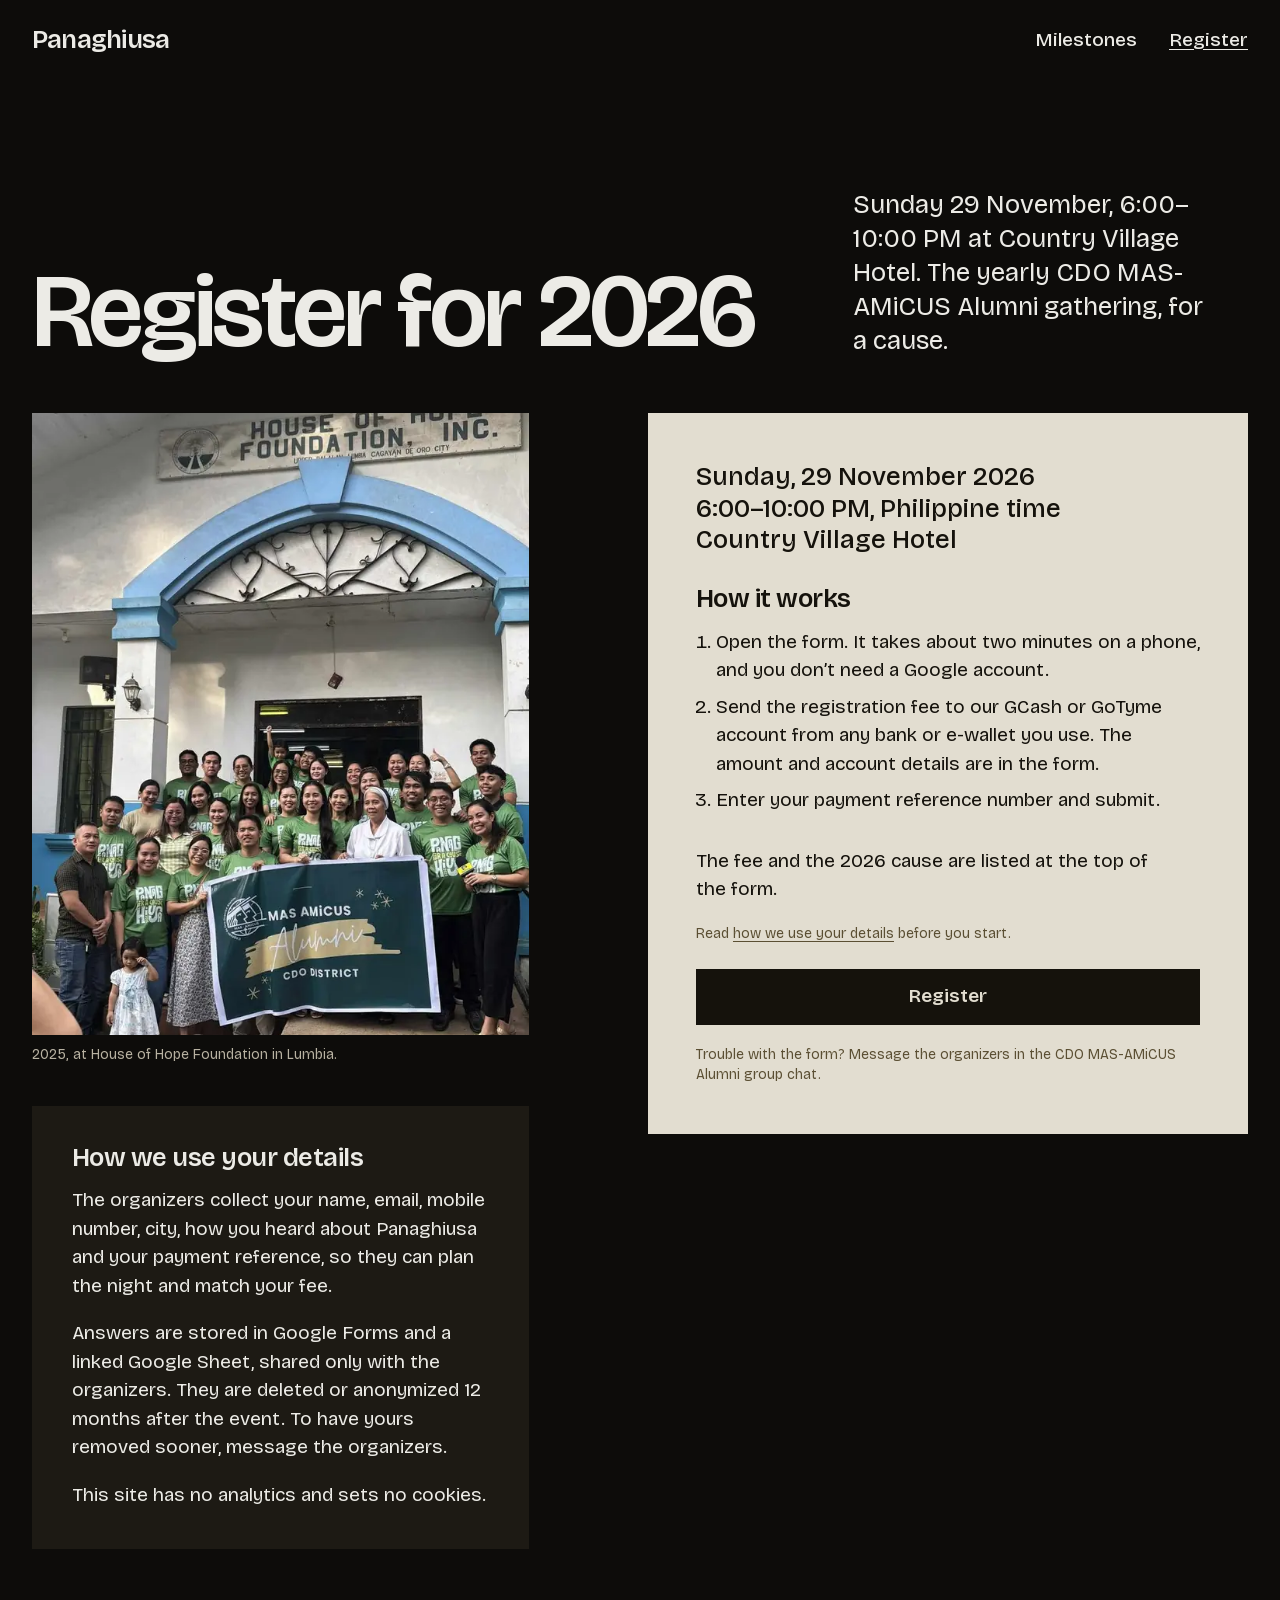
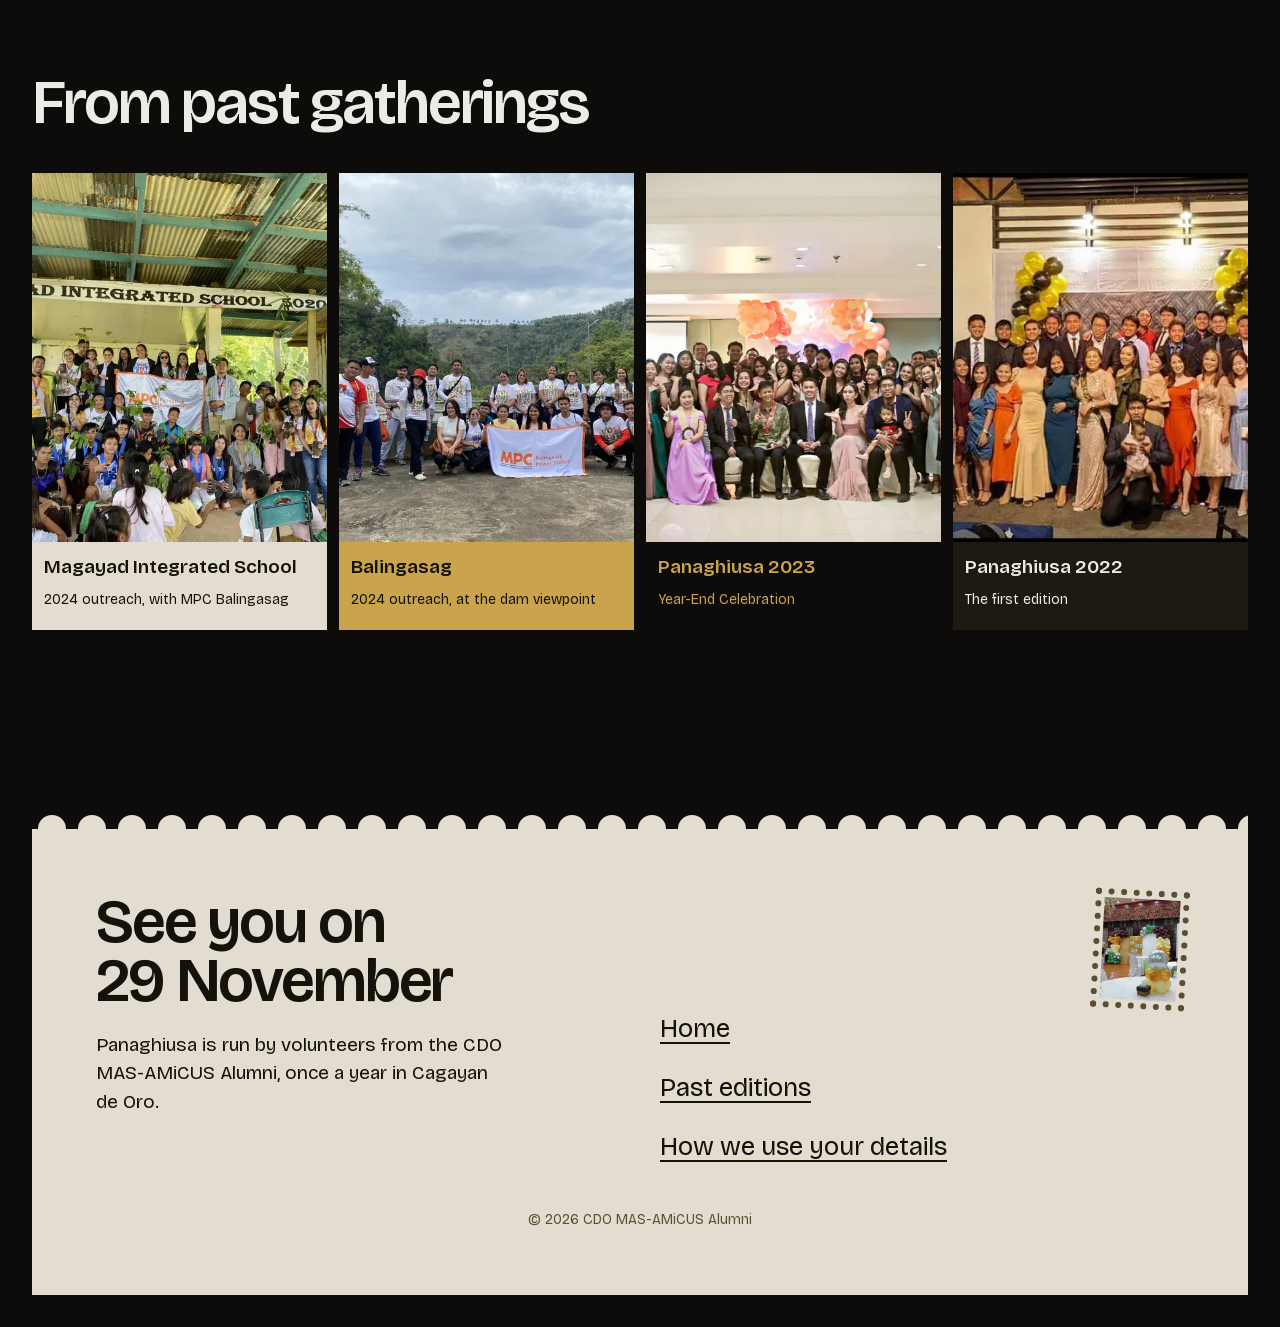
<file: register.html>
<!DOCTYPE html>
<html lang="en">
<head>
  <meta charset="utf-8">
  <meta name="viewport" content="width=device-width, initial-scale=1">
  <title>Register · Panaghiusa 2026</title>
  <meta name="description" content="Register for Panaghiusa 2026: Sunday 29 November, 6:00–10:00 PM at Country Village Hotel. The Google Form takes about two minutes.">
  <meta property="og:title" content="Register for Panaghiusa 2026">
  <meta property="og:description" content="Sunday 29 Nov 2026, 6:00–10:00 PM at Country Village Hotel. Registration is open.">
  <meta property="og:type" content="website">
  <meta property="og:site_name" content="Panaghiusa">
  <meta property="og:url" content="https://panaghiusa.info/register.html">
  <meta name="theme-color" content="#0d0c0a">
  <meta property="og:image" content="https://panaghiusa.info/assets/img/og/panaghiusa-2026.jpg?v=7">
  <meta property="og:image:width" content="1200">
  <meta property="og:image:height" content="630">
  <meta property="og:image:alt" content="Panaghiusa 2026: Sunday, 29 November 2026, 6:00–10:00 PM at Country Village Hotel. Registration is open.">
  <meta name="twitter:card" content="summary_large_image">
  <meta name="twitter:image" content="https://panaghiusa.info/assets/img/og/panaghiusa-2026.jpg?v=7">
  <link rel="icon" href="favicon.ico" sizes="48x48">
  <link rel="apple-touch-icon" href="assets/icons/apple-touch-icon.png">
  <link rel="preload" href="assets/fonts/bricolage-grotesque-latin.woff2" as="font" type="font/woff2" crossorigin>
  <link rel="stylesheet" href="assets/css/site.css?v=24">
  <script src="assets/js/site.js?v=10" defer></script>
</head>
<body>
  <a class="skip" href="#main">Skip to content</a>
  <header class="bar bar--flow">
    <a class="wordmark" href="index.html">Panaghiusa</a>
    <nav aria-label="Site">
      <ul>
        <li><a href="milestones.html">Milestones</a></li>
        <li><a href="register.html" aria-current="page">Register</a></li>
      </ul>
    </nav>
  </header>

  <!-- Closing registration takes two switches: set data-registration to "closed" or "soon" here AND turn off Accepting responses on the form (docs/REGISTRATION.md §3–4). -->
  <main id="main" class="register-page" data-registration="open">
    <div class="register">
      <header class="register__head">
        <h1 data-reveal>Register for 2026</h1>
        <p data-reveal="1">Sunday 29 November, 6:00–10:00 PM at Country Village Hotel. The yearly CDO MAS-AMiCUS Alumni gathering, for a cause.</p>
      </header>

      <figure class="register__photo" data-reveal data-details="Panaghiusa 2025 for a Cause, 13 December 2025. The alumni gave medicines, a hospital bed and cleaning materials to House of Hope, and renovated a church comfort room.">
        <a class="zoom" href="assets/img/gallery/house-of-hope-group-810.webp"><img src="assets/img/gallery/house-of-hope-group-810.webp" srcset="assets/img/gallery/house-of-hope-group-640.webp 640w, assets/img/gallery/house-of-hope-group-810.webp 810w" sizes="(max-width: 48rem) 100vw, 40vw" width="810" height="1440" alt="Alumni in green Panaghiusa shirts with a nun, holding a MAS AMiCUS Alumni CDO District banner outside House of Hope Foundation."></a>
        <figcaption>2025, at House of Hope Foundation in Lumbia.</figcaption>
      </figure>

      <section class="privacy" id="privacy" aria-labelledby="privacy-title" data-reveal>
        <h2 id="privacy-title">How we use your details</h2>
        <p>The organizers collect your name, email, mobile number, city, how you heard about Panaghiusa and your payment reference, so they can plan the night and match your fee.</p>
        <p>Answers are stored in Google Forms and a linked Google Sheet, shared only with the organizers. They are deleted or anonymized 12 months after the event. To have yours removed sooner, message the organizers.</p>
        <p>This site has no analytics and sets no cookies.</p>
      </section>

      <article class="reply" data-reveal="1" aria-labelledby="how-title">
        <div class="state state--open">
          <!-- Source: owner, 2026-11-20 (6:00–10:00 PM, Country Village Hotel). TODO(owner): cause, fee and inclusions (docs/REGISTRATION.md §3). -->
          <ul class="register__facts">
            <li><time datetime="2026-11-29T18:00+08:00">Sunday, 29 November 2026</time></li>
            <li>6:00–10:00 PM, Philippine time</li>
            <li>Country Village Hotel</li>
          </ul>
          <h2 id="how-title">How it works</h2>
          <ol class="steps">
            <li>Open the form. It takes about two minutes on a phone, and you don’t need a Google account.</li>
            <li>Send the registration fee to our GCash or GoTyme account from any bank or e-wallet you use. The amount and account details are in the form.</li>
            <li>Enter your payment reference number and submit.</li>
          </ol>
          <p>The fee and the 2026 cause are listed at the top of the form.</p>
          <p class="reply__fine">Read <a href="#privacy">how we use your details</a> before you start.</p>
          <p class="reply__action"><a class="button button--ink" href="https://docs.google.com/forms/d/e/1FAIpQLSc2MZFZ2MTBd9HCE5eDrD7uHYvx1ptAP3kPWAQBPLHxF8NgVA/viewform">Register</a></p>
        </div>
        <div class="state state--closed">
          <h2>Registration is closed</h2>
          <p>Registration for this edition has closed. Follow the CDO MAS-AMiCUS Alumni group for the next one, or see what past editions gave.</p>
          <p class="reply__action"><a class="button button--ink" href="milestones.html">Past editions</a></p>
        </div>
        <div class="state state--soon">
          <h2>Registration opens soon</h2>
          <p>The form for this edition isn’t open yet. Check back here, or watch the CDO MAS-AMiCUS Alumni group for the date.</p>
          <p class="reply__action"><a class="button button--ink" href="milestones.html">Past editions</a></p>
        </div>
        <!-- TODO(owner): replace with a named contact (docs/REGISTRATION.md §3, Fallback). -->
        <p class="reply__fine">Trouble with the form? Message the organizers in the CDO MAS-AMiCUS Alumni group chat.</p>
      </article>
    </div>
    <section class="past" aria-labelledby="past-title">
      <h2 id="past-title" data-reveal>From past gatherings</h2>
      <ul class="tiles">
        <li data-reveal>
          <figure class="tile" data-details="Panaghiusa 2024 outreach at Magayad Integrated School, with MPC Balingasag Power Station.">
            <a class="zoom" href="assets/img/gallery/magayad-seedlings-1280.webp"><img src="assets/img/gallery/magayad-seedlings-800.webp" width="800" height="600" loading="lazy" decoding="async" alt="Volunteers and schoolchildren holding seedlings around an MPC Balingasag Power Station banner under the Magayad Integrated School shed."></a>
            <figcaption class="tile__strip"><span>Magayad Integrated School</span><span>2024 outreach, with MPC Balingasag</span></figcaption>
          </figure>
        </li>
        <li data-reveal="1">
          <figure class="tile" data-details="Panaghiusa 2024 outreach: volunteers at the dam viewpoint in Balingasag, with MPC Balingasag Power Station.">
            <a class="zoom" href="assets/img/gallery/mpc-dam-volunteers-1280.webp"><img src="assets/img/gallery/mpc-dam-volunteers-800.webp" width="800" height="600" loading="lazy" decoding="async" alt="Volunteers in matching white shirts behind an MPC Balingasag Power Station banner at a dam viewpoint, green hills behind."></a>
            <figcaption class="tile__strip"><span>Balingasag</span><span>2024 outreach, at the dam viewpoint</span></figcaption>
          </figure>
        </li>
        <li data-reveal="2">
          <figure class="tile" data-details="Panaghiusa 2023 Year-End Celebration, 26 November 2023, at Garnet Function Hall, De Luxe Hotel, Cagayan de Oro City.">
            <a class="zoom" href="assets/img/gallery/gala-pink-balloons-1280.webp"><img src="assets/img/gallery/gala-pink-balloons-800.webp" width="800" height="533" loading="lazy" decoding="async" alt="A large group of alumni in gowns and suits, with a few children, posing under an orange and pink balloon arch at a year-end gala."></a>
            <figcaption class="tile__strip"><span>Panaghiusa 2023</span><span>Year-End Celebration</span></figcaption>
          </figure>
        </li>
        <li data-reveal="3">
          <figure class="tile" data-details="Panaghiusa 2022, the first Panaghiusa of the CDO MAS-AMiCUS Alumni.">
            <a class="zoom" href="assets/img/gallery/gala-black-gold-1080.webp"><img src="assets/img/gallery/gala-black-gold-800.webp" width="800" height="424" loading="lazy" decoding="async" alt="Alumni in formal wear posing in rows under black and gold balloons at an evening gala."></a>
            <figcaption class="tile__strip"><span>Panaghiusa 2022</span><span>The first edition</span></figcaption>
          </figure>
        </li>
      </ul>
    </section>
  </main>

  <footer class="back">
    <div class="back__card paper paper--scallop-top">
      <div>
        <h2>See you on 29 November</h2>
        <p>Panaghiusa is run by volunteers from the CDO MAS-AMiCUS Alumni, once a year in Cagayan de Oro.</p>
      </div>
      <ul class="back__address">
        <li class="stamp"><img src="assets/img/gallery/hall-panaghiusa-sign-960.webp" width="960" height="1280" loading="lazy" decoding="async" alt=""></li>
        <li><a href="index.html">Home</a></li>
        <li><a href="milestones.html">Past editions</a></li>
        <li><a href="#privacy">How we use your details</a></li>
      </ul>
      <p class="imprint">© 2026 CDO MAS-AMiCUS Alumni</p>
    </div>
  </footer>
</body>
</html>
</file>
<file: assets/css/site.css>
@font-face {
  font-family: "Bricolage Grotesque";
  font-style: normal;
  font-weight: 400 600;
  font-display: swap;
  src: url("../fonts/bricolage-grotesque-latin.woff2") format("woff2");
  unicode-range: U+0000-00FF, U+0131, U+0152-0153, U+02BB-02BC, U+02C6, U+02DA, U+02DC, U+0304, U+0308, U+0329, U+2000-206F, U+20AC, U+2122, U+2191, U+2193, U+2212, U+2215, U+FEFF, U+FFFD;
}

@font-face {
  font-family: "Bricolage Grotesque";
  font-style: normal;
  font-weight: 400 600;
  font-display: swap;
  src: url("../fonts/bricolage-grotesque-latin-ext.woff2") format("woff2");
  unicode-range: U+0100-02BA, U+02BD-02C5, U+02C7-02CC, U+02CE-02D7, U+02DD-02FF, U+1D00-1DBF, U+1E00-1E9F, U+1EF2-1EFF, U+2020, U+20A0-20AB, U+20AD-20C4, U+2113, U+2C60-2C7F, U+A720-A7FF;
}

:root {
  --bg: #0d0c0a;
  --surface: #1d1a14;
  --ink: #ecebe6;
  --muted: #b8b2a2;
  --gold: #c9a44c;
  --gold-ink: #14110b;
  --paper: #e2ddd0;
  --paper-ink: #15120c;
  --paper-muted: #5b4f33;
  --print: #f6f5f1;
  --print-mid: #e9e7e1;
  --print-back: #dcd9d1;

  --step-small: clamp(0.8125rem, 0.79rem + 0.1vw, 0.875rem);
  --step-body: clamp(1.0625rem, 1rem + 0.25vw, 1.1875rem);
  --step-lead: clamp(1.25rem, 1.1rem + 0.7vw, 1.625rem);
  --step-head: clamp(2rem, 1.3rem + 3.2vw, 4rem);
  --step-display: clamp(2.75rem, 0.9rem + 7vw, 7.5rem);

  --margin: clamp(1rem, 0.5rem + 2vw, 2rem);
  --gap-section: clamp(5rem, 3rem + 6vw, 9rem);
  --ease-out: cubic-bezier(0.22, 1, 0.36, 1);

  --scallop-down: url("data:image/svg+xml,%3Csvg xmlns='http://www.w3.org/2000/svg' width='40' height='14'%3E%3Ccircle cx='20' cy='0' r='14' fill='%23e2ddd0'/%3E%3C/svg%3E");
  --scallop-up: url("data:image/svg+xml,%3Csvg xmlns='http://www.w3.org/2000/svg' width='40' height='14'%3E%3Ccircle cx='20' cy='14' r='14' fill='%23e2ddd0'/%3E%3C/svg%3E");
}

*,
*::before,
*::after {
  box-sizing: border-box;
}

html {
  -webkit-text-size-adjust: 100%;
}

body {
  margin: 0;
  background: var(--bg);
  color: var(--ink);
  font-family: "Bricolage Grotesque", system-ui, sans-serif;
  font-size: var(--step-body);
  line-height: 1.5;
}

img {
  display: block;
  max-inline-size: 100%;
  block-size: auto;
}

h1,
h2,
h3 {
  margin: 0;
  font-weight: 600;
  line-height: 0.95;
  letter-spacing: -0.035em;
  text-wrap: balance;
}

p {
  margin: 0;
  text-wrap: pretty;
}

a {
  color: inherit;
  text-underline-offset: 0.18em;
  text-decoration-thickness: 0.08em;
}

a:hover {
  text-decoration-thickness: 0.14em;
}

:focus-visible {
  outline: 3px solid var(--gold);
  outline-offset: 3px;
}

.paper :focus-visible,
.reply :focus-visible,
.viewer__text :focus-visible {
  outline-color: var(--paper-ink);
}

.visually-hidden {
  position: absolute;
  inline-size: 1px;
  block-size: 1px;
  overflow: hidden;
  clip-path: inset(50%);
  white-space: nowrap;
}

.skip {
  position: absolute;
  inset-block-start: 0.5rem;
  inset-inline-start: 0.5rem;
  z-index: 10;
  padding: 0.75rem 1rem;
  background: var(--paper);
  color: var(--paper-ink);
  transform: translateY(-200%);
}

.skip:focus {
  transform: none;
}

.button {
  display: inline-flex;
  align-items: center;
  justify-content: center;
  min-block-size: 3.25rem;
  padding: 0.75rem 1.75rem;
  background: var(--paper);
  color: var(--paper-ink);
  font-weight: 600;
  text-decoration: none;
  transition: transform 160ms var(--ease-out), background-color 160ms var(--ease-out);
}

.button:hover {
  background: #fff;
}

.button:active {
  transform: translateY(2px);
}

.button--ink {
  background: var(--paper-ink);
  color: var(--paper);
}

.button--ink:hover {
  background: #2b261b;
}

/* Site bar */

.bar {
  position: absolute;
  inset-block-start: 0;
  inset-inline: 0;
  z-index: 3;
  display: flex;
  align-items: center;
  justify-content: space-between;
  gap: 1rem;
  padding: 1rem var(--margin);
}

.bar--flow {
  position: relative;
}

.wordmark {
  font-weight: 600;
  font-size: var(--step-lead);
  letter-spacing: -0.03em;
  text-decoration: none;
}

.bar ul {
  display: flex;
  gap: clamp(1rem, 3vw, 2rem);
  margin: 0;
  padding: 0;
  list-style: none;
}

.bar nav a {
  display: inline-block;
  padding-block: 0.6rem;
  text-decoration: none;
  font-weight: 500;
}

.bar nav a:hover,
.bar nav a[aria-current="page"] {
  text-decoration: underline;
}

/* Hero: the programme card over the hall */

.hero {
  position: relative;
  background: var(--bg);
  overflow: clip;
}

.hero__photo {
  position: absolute;
  inset: 0;
  inline-size: 100%;
  block-size: 100%;
  object-fit: cover;
  object-position: 50% 45%;
  filter: brightness(0.5);
}

.hero__stage {
  position: relative;
  display: grid;
  place-items: center;
  min-block-size: 100vh;
  padding: 5rem var(--margin) 2rem;
}

.card {
  position: relative;
  display: grid;
  gap: clamp(1.5rem, 3svh, 2.25rem);
  inline-size: min(100%, 60rem);
  padding: clamp(1.75rem, 4vw, 3.5rem) clamp(1.25rem, 4vw, 3.5rem) 0;
}

.card__title {
  font-size: clamp(2.75rem, 11vw, 8.5rem);
  line-height: 0.85;
  letter-spacing: -0.02em;
  text-transform: uppercase;
}

.card__sub {
  margin-block-start: 0.35rem;
  color: var(--paper-muted);
  font-size: var(--step-lead);
  font-weight: 500;
  line-height: 1.25;
}

.card__body {
  display: grid;
  gap: 2rem;
  align-items: end;
}

.card__rows {
  margin: 0;
  font-size: var(--step-lead);
  line-height: 1.2;
}

.card__rows .sheet__row {
  padding-block: 0.45rem;
}

.countdown[hidden],
.countdown__cells[hidden] {
  display: none;
}

.countdown__lead {
  margin-block-end: 0.75rem;
  color: var(--paper-muted);
  font-weight: 500;
}

.countdown__cells {
  display: grid;
  grid-template-columns: repeat(4, minmax(0, 1fr));
  gap: 0.5rem;
  font-size: var(--step-small);
}

.countdown__cells span {
  display: grid;
  gap: 0.35rem;
  padding: 0.75rem 0.75rem 0.65rem;
  background: var(--bg);
  color: var(--gold);
}

.countdown__cells b {
  font-size: var(--step-head);
  font-weight: 600;
  line-height: 0.9;
  letter-spacing: -0.03em;
  font-variant-numeric: tabular-nums;
}

.card__stub {
  display: grid;
  grid-template-columns: auto 1fr auto;
  align-items: center;
  gap: 1rem 2rem;
  margin-inline: calc(-1 * clamp(1.25rem, 4vw, 3.5rem));
  padding: 1.75rem clamp(1.25rem, 4vw, 3.5rem);
  border-block-start: 6px dotted var(--bg);
}

.card__stub p {
  max-inline-size: 36ch;
  color: var(--paper-muted);
  font-size: var(--step-small);
}

.card__past {
  padding-block: 0.75rem;
  font-weight: 500;
}

.button--big {
  min-block-size: 4.25rem;
  padding-inline: 2.75rem;
  font-size: var(--step-lead);
  letter-spacing: -0.01em;
}

/* Photographs after the card */

.pass {
  position: relative;
  display: grid;
  grid-template-columns: repeat(12, minmax(0, 1fr));
  column-gap: 1rem;
  row-gap: 2rem;
  padding: var(--gap-section) var(--margin) 0;
}

.pass__line {
  grid-row: 1;
  grid-column: 1 / span 5;
  align-self: start;
  max-inline-size: 26ch;
  font-size: clamp(1.5rem, 1rem + 1.6vw, 2.25rem);
  font-weight: 600;
  line-height: 1.1;
  letter-spacing: -0.03em;
}

.pass figure {
  margin: 0;
}

.pass img {
  inline-size: 100%;
}

.pass__b img {
  aspect-ratio: 4 / 5;
  object-fit: cover;
  object-position: 50% 62%;
}

.pass__d {
  grid-row: 2;
  grid-column: 1 / span 6;
}

.pass__a {
  grid-row: 2;
  grid-column: 7 / span 6;
}

.pass__c {
  grid-row: 3;
  grid-column: 1 / span 7;
}

.pass__b {
  grid-row: 3;
  grid-column: 9 / span 4;
}

.pass figcaption,
.tile__strip,
.imprint {
  font-size: var(--step-small);
}

.pass figcaption {
  margin-block-start: 0.6rem;
  color: var(--muted);
}


/* Paper sheets */

.paper {
  position: relative;
  background: var(--paper);
  color: var(--paper-ink);
}

.paper--scallop-bottom::after,
.paper--scallop-both::after {
  content: "";
  position: absolute;
  inset-inline: 0;
  inset-block-start: 100%;
  block-size: 14px;
  background: var(--scallop-down) repeat-x 0 0 / 40px 14px;
}

.paper--scallop-both::before,
.paper--scallop-top::before {
  content: "";
  position: absolute;
  inset-inline: 0;
  inset-block-end: 100%;
  block-size: 14px;
  background: var(--scallop-up) repeat-x 0 0 / 40px 14px;
}

/* About: the letter */

.about {
  padding: var(--gap-section) var(--margin);
}

.letter {
  inline-size: min(100%, 40rem);
  margin-inline: auto;
  padding: clamp(1.5rem, 5vw, 3.75rem);
}

.letter h2 {
  font-size: var(--step-head);
  margin-block-end: 2rem;
}

.letter p + p {
  margin-block-start: 1.1em;
}

.letter__logo {
  inline-size: 6rem;
  margin-block-end: 1.75rem;
}

.letter mark {
  padding-inline: 0.15em;
  background: var(--gold);
  color: var(--gold-ink);
}

.letter__sign {
  margin-block-start: 2rem;
  font-size: var(--step-lead);
  font-weight: 500;
}

.letter__role {
  color: var(--paper-muted);
  font-size: var(--step-small);
}

.letter__stub {
  display: flex;
  flex-wrap: wrap;
  align-items: center;
  justify-content: space-between;
  gap: 1rem;
  margin: 2.5rem calc(-1 * clamp(1.5rem, 5vw, 3.75rem)) calc(-1 * clamp(1.5rem, 5vw, 3.75rem));
  padding: 1.25rem clamp(1.5rem, 5vw, 3.75rem);
  border-block-start: 6px dotted var(--bg);
}

/* The editions sheet */

.sheet-band {
  padding: var(--gap-section) var(--margin);
  background: var(--gold);
}

.sheet {
  inline-size: min(100%, 44rem);
  margin-inline: auto;
  padding: clamp(1.75rem, 6vw, 4rem);
  text-align: center;
}

.sheet h2 {
  font-size: var(--step-head);
}

.sheet__note {
  margin-block-start: 0.75rem;
  color: var(--paper-muted);
}

.sheet__group {
  margin-block-start: 3.5rem;
}

.sheet__group h3 {
  font-size: var(--step-lead);
  letter-spacing: -0.02em;
}

.sheet__group dl {
  inline-size: min(100%, 28rem);
  margin: 1.5rem auto 0;
  text-align: start;
}

.sheet__row {
  display: flex;
  justify-content: space-between;
  gap: 1.5rem;
  padding-block: 0.5rem;
}

.sheet__row dt {
  color: var(--paper-muted);
}

.sheet__row dd {
  margin: 0;
  font-weight: 500;
  text-align: end;
  font-variant-numeric: tabular-nums;
}

.sheet__end {
  margin-block-start: 3.5rem;
}

/* Gallery: prints with their tags */

.gallery {
  padding: var(--gap-section) var(--margin);
}

.gallery h2 {
  margin-block-end: 2.5rem;
  font-size: var(--step-head);
}

.tiles {
  display: grid;
  grid-template-columns: repeat(4, minmax(0, 1fr));
  gap: 1.75rem 0.75rem;
  margin: 0;
  padding: 0;
  list-style: none;
}

.tile {
  margin: 0;
}

.tile img {
  inline-size: 100%;
  aspect-ratio: 4 / 5;
  object-fit: cover;
}

.tile__strip {
  display: grid;
  gap: 0.25rem;
  min-block-size: 5.5rem;
  padding: 0.75rem;
  background: var(--paper);
  color: var(--paper-ink);
  line-height: 1.35;
}

.tile__strip span:first-child {
  font-weight: 600;
  font-size: var(--step-body);
}

.tiles li:nth-child(4n + 2) .tile__strip {
  background: var(--gold);
  color: var(--gold-ink);
}

.tiles li:nth-child(4n + 3) .tile__strip {
  background: var(--bg);
  color: var(--gold);
}

.tiles li:nth-child(4n + 4) .tile__strip {
  background: var(--surface);
  color: var(--ink);
}

/* Call to action: the reply card */

.reply-band {
  position: relative;
  display: grid;
  grid-template-columns: repeat(12, minmax(0, 1fr));
  column-gap: 1rem;
  align-items: end;
  min-block-size: 80svh;
  padding: var(--gap-section) var(--margin) 0;
  background: var(--gold);
  color: var(--gold-ink);
  overflow: hidden;
}

.reply-band__lead {
  grid-column: 1 / span 4;
  align-self: end;
  margin-block-end: 4rem;
  font-size: var(--step-lead);
  line-height: 1.3;
}

.reply {
  grid-column: 6 / span 7;
  margin-block-end: -3.75rem;
  padding: clamp(1.75rem, 4vw, 3rem) clamp(1.75rem, 4vw, 3rem) 6rem;
  background: var(--paper);
  color: var(--paper-ink);
  text-align: center;
  transform: rotate(2deg);
  transition: transform 400ms var(--ease-out);
}

.reply:hover {
  transform: rotate(1deg);
}

.reply h2 {
  font-size: var(--step-head);
}

.reply p {
  max-inline-size: 36ch;
  margin: 1.25rem auto 2rem;
}

.reply .button {
  inline-size: 100%;
  min-block-size: 3.5rem;
}

/* Footer: the back of the card */

.back {
  padding: calc(var(--gap-section) * 0.6) var(--margin) var(--margin);
}

.back__card {
  display: grid;
  grid-template-columns: 1fr 1fr;
  gap: 2.5rem;
  inline-size: 100%;
  margin-inline: auto;
  padding: clamp(2rem, 5vw, 4rem);
}

.back__card h2 {
  font-size: var(--step-head);
  max-inline-size: 12ch;
}

.back__card > div > p {
  margin-block-start: 1.25rem;
  max-inline-size: 36ch;
}

.back__address {
  position: relative;
  display: grid;
  align-content: end;
  gap: 0.75rem;
  margin: 0;
  padding: 7rem 0 0;
  list-style: none;
  font-size: var(--step-lead);
}

.back__address a {
  display: inline-block;
  padding-block: 0.25rem;
}

.stamp {
  position: absolute;
  inset-block-start: 0;
  inset-inline-end: 0;
  inline-size: 5.5rem;
  padding: 6px;
  background: var(--paper);
  outline: 6px dotted var(--paper-muted);
  outline-offset: -3px;
  transform: rotate(3deg);
}

.stamp img {
  aspect-ratio: 3 / 4;
  object-fit: cover;
}

.imprint {
  grid-column: 1 / -1;
  text-align: center;
  color: var(--paper-muted);
}

/* Register page */

.register-page {
  padding: 2rem var(--margin) var(--gap-section);
}

.register {
  display: grid;
  grid-template-columns: repeat(12, minmax(0, 1fr));
  column-gap: 1rem;
  row-gap: 2.5rem;
  inline-size: 100%;
  margin-inline: auto;
}

.register__head {
  grid-column: 1 / -1;
  display: grid;
  grid-template-columns: repeat(12, minmax(0, 1fr));
  column-gap: 1rem;
  align-items: end;
  padding-block: clamp(2rem, 6vw, 5rem) 1rem;
}

.register__head h1 {
  grid-column: 1 / span 8;
  font-size: var(--step-display);
  line-height: 0.88;
}

.register__head p {
  grid-column: 9 / span 4;
  font-size: var(--step-lead);
  line-height: 1.3;
}

.register__photo {
  grid-column: 1 / span 5;
  margin: 0;
}

.register__photo img {
  inline-size: 100%;
  aspect-ratio: 4 / 5;
  object-fit: cover;
}

.register__photo figcaption {
  margin-block-start: 0.6rem;
  color: var(--muted);
  font-size: var(--step-small);
}

.register .reply {
  grid-column: 7 / span 6;
  align-self: start;
  margin: 0;
  padding-block-end: clamp(1.75rem, 4vw, 3rem);
  text-align: start;
  transform: rotate(-1deg);
}

.register .reply:hover {
  transform: rotate(-0.5deg);
}

.register .reply h2 {
  font-size: var(--step-lead);
  letter-spacing: -0.02em;
}

.register .reply p {
  max-inline-size: none;
  margin: 0;
}

.steps {
  margin: 1rem 0 2rem;
  padding-inline-start: 1.25rem;
}

.steps li + li {
  margin-block-start: 0.5rem;
}

.reply__fine {
  margin-block-start: 1.25rem !important;
  color: var(--paper-muted);
  font-size: var(--step-small);
}

.privacy {
  grid-column: 1 / span 5;
  padding: clamp(1.5rem, 4vw, 2.5rem);
  background: var(--surface);
}

.privacy h2,
.state h2 {
  font-size: var(--step-lead);
  letter-spacing: -0.02em;
  margin-block-end: 1rem;
}

.privacy p + p {
  margin-block-start: 1em;
}

.register__facts {
  margin: 0 0 2rem;
  padding: 0;
  list-style: none;
  font-size: var(--step-lead);
  font-weight: 500;
  line-height: 1.2;
}

.register__photo {
  grid-row: 2;
}

.privacy {
  grid-row: 3;
}

.register .reply {
  grid-row: 2 / span 2;
}

.reply__action {
  margin-block-start: 1.5rem !important;
}

.state {
  display: none;
}

[data-registration="open"] .state--open,
[data-registration="closed"] .state--closed,
[data-registration="soon"] .state--soon {
  display: block;
}

/* Milestones page */

.milestones-page {
  padding: 2rem var(--margin) var(--gap-section);
}

.milestones-page > header {
  inline-size: 100%;
  margin: clamp(2rem, 6vw, 5rem) auto clamp(3rem, 6vw, 5rem);
}

.milestones-page h1 {
  font-size: var(--step-display);
  line-height: 0.88;
}

.milestones-page > header p {
  max-inline-size: 40ch;
  margin-block-start: 1.5rem;
  font-size: var(--step-lead);
  line-height: 1.3;
}

.milestones {
  display: grid;
  gap: clamp(4rem, 8vw, 8rem);
  inline-size: 100%;
  margin: 0 auto;
  padding: 0;
  list-style: none;
}

.milestone {
  display: grid;
  grid-template-columns: repeat(12, minmax(0, 1fr));
  column-gap: 1rem;
  row-gap: 1.5rem;
  align-items: start;
}

.milestone__text {
  grid-column: 1 / span 5;
  padding: clamp(1.5rem, 4vw, 2.5rem);
}

.milestone__title {
  font-size: clamp(1.75rem, 1rem + 2vw, 2.75rem);
}

.milestone__meta {
  margin-block: 1rem 1.5rem !important;
  color: var(--paper-muted);
}

.milestone__given {
  margin: 1rem 0 0;
  padding-inline-start: 1.25rem;
}

.milestone__given + p {
  margin-block-start: 1rem;
}

.milestone__photo {
  grid-column: 7 / span 6;
  margin: 0;
}

.milestone__photo img {
  inline-size: 100%;
  aspect-ratio: 4 / 3;
  object-fit: cover;
}

.milestone__photo figcaption {
  margin-block-start: 0.6rem;
  color: var(--muted);
  font-size: var(--step-small);
}

.milestone--plain .milestone__text {
  grid-column: 4 / span 6;
}

.past {
  padding-block-start: var(--gap-section);
}

.past h2 {
  margin-block-end: 2.5rem;
  font-size: var(--step-head);
}

/* Photo viewer: links to the full-size file, upgraded to a dialog by site.js */

.zoom {
  display: block;
  cursor: zoom-in;
}

.zoom:focus-visible {
  outline-offset: 4px;
}

.viewer {
  inline-size: 100%;
  block-size: 100%;
  max-inline-size: none;
  max-block-size: none;
  margin: 0;
  padding: var(--margin);
  border: 0;
  background: rgb(13 12 10 / 0.95);
  color: var(--ink);
}

.viewer::backdrop {
  background: transparent;
}

.viewer[open] {
  display: grid;
  grid-template-rows: minmax(0, 1fr) auto;
  justify-items: center;
  gap: 1rem;
  animation: viewer-in 220ms var(--ease-out);
}

.viewer__frame {
  position: relative;
  inline-size: 100%;
  block-size: 100%;
  min-block-size: 0;
  overflow: hidden;
}

.viewer__img {
  position: absolute;
  inset: 0;
  inline-size: 100%;
  block-size: 100%;
  max-inline-size: none;
  object-fit: contain;
  cursor: zoom-in;
}

.viewer__frame.is-zoomed {
  overflow: auto;
}

.viewer__frame.is-zoomed .viewer__img {
  position: static;
  inline-size: min(200%, 2560px);
  block-size: auto;
  cursor: zoom-out;
}

.viewer__text {
  display: grid;
  grid-template-columns: minmax(0, 1fr) auto;
  align-items: start;
  gap: 0.25rem 1.5rem;
  inline-size: min(100%, 48rem);
  padding: 1rem 1.25rem;
  background: var(--paper);
  color: var(--paper-ink);
}

.viewer__title {
  font-weight: 600;
}

.viewer__more {
  grid-column: 1;
}

.viewer__more summary {
  padding-block: 0.5rem;
  color: var(--paper-muted);
  font-weight: 500;
  cursor: pointer;
}

.viewer__more p {
  max-inline-size: 60ch;
  margin-block-end: 0.5rem;
}

.viewer__more p[hidden],
.viewer__more[hidden],
.viewer__title[hidden] {
  display: none;
}

.viewer__close {
  grid-column: 2;
  grid-row: 1 / span 2;
  min-block-size: 2.75rem;
}

@keyframes viewer-in {
  from {
    opacity: 0;
  }
}

/* Photo stacks and the album viewer (instant-film prints) */

.stack {
  display: grid;
  inline-size: min(100%, 40rem);
  margin-inline: auto;
  padding-block: 2rem;
  cursor: pointer;
}

.stack__card {
  grid-area: 1 / 1;
  justify-self: center;
  inline-size: 90%;
  padding: 2.5%;
  background: var(--print);
  transition: transform 450ms var(--ease-out);
}

.stack__card img,
.album img,
.album-viewer__thumb img {
  inline-size: 100%;
  aspect-ratio: 4 / 3;
  object-fit: cover;
}

.crop-low {
  object-position: 50% 72%;
}

.crop-high {
  object-position: 50% 28%;
}

.crop-left {
  object-position: 35% 50%;
}

.stack__card:nth-child(1) {
  background: var(--print-back);
  transform: translate(-5%, 3%) rotate(-7deg);
}

.stack__card:nth-child(2) {
  background: var(--print-mid);
  transform: translate(5%, -1%) rotate(5deg);
}

.stack__card:nth-child(3) {
  transform: rotate(-1.5deg);
}

.stack:hover .stack__card:nth-child(1),
.stack:focus-visible .crop-low {
  object-position: 50% 72%;
}

.crop-high {
  object-position: 50% 28%;
}

.crop-left {
  object-position: 35% 50%;
}

.stack__card:nth-child(1) {
  transform: translate(-12%, 4%) rotate(-11deg);
}

.stack:hover .stack__card:nth-child(2),
.stack:focus-visible .stack__card:nth-child(2) {
  transform: translate(12%, -2%) rotate(9deg);
}

.stack:hover .stack__card:nth-child(3),
.stack:focus-visible .stack__card:nth-child(3) {
  transform: translateY(-3%) rotate(0deg);
}

.stack__note {
  margin-block-start: 0.5rem;
  text-align: center;
}

.album {
  display: grid;
  grid-template-columns: repeat(2, minmax(0, 1fr));
  gap: 1rem;
  margin: 1.5rem 0 0;
  padding: 0;
  list-style: none;
}

.album a {
  display: block;
  padding: 0.5rem 0.5rem 1.5rem;
  background: var(--print);
}

.has-albums .album {
  display: none;
}

html:has(dialog[open]) {
  overflow: hidden;
}

.album-viewer {
  inline-size: 100%;
  block-size: 100%;
  max-inline-size: none;
  max-block-size: none;
  margin: 0;
  padding: 0;
  border: 0;
  background: var(--bg);
  color: var(--ink);
}

.album-viewer::backdrop {
  background: transparent;
}

.album-viewer[open] {
  display: grid;
  grid-template-rows: auto minmax(0, 1fr);
  animation: viewer-in 220ms var(--ease-out);
}

.album-viewer [hidden] {
  display: none !important;
}

.album-viewer__bar {
  display: flex;
  align-items: center;
  gap: 1rem;
  padding: 1rem var(--margin);
}

.album-viewer__title {
  font-size: var(--step-lead);
  letter-spacing: -0.02em;
}

.album-viewer__count {
  margin-inline-end: auto;
  color: var(--muted);
  font-variant-numeric: tabular-nums;
}

.album-viewer__back {
  min-block-size: 2.75rem;
  padding: 0.5rem 0;
  border: 0;
  background: none;
  color: var(--ink);
  font: inherit;
  font-weight: 600;
  text-decoration: underline;
  text-underline-offset: 0.18em;
  cursor: pointer;
}

.album-viewer__back::before {
  content: "\2190\00a0";
}

.album-viewer__close {
  min-block-size: 2.75rem;
  background: var(--paper);
  color: var(--paper-ink);
}

.album-viewer__close:hover {
  background: #fff;
}

.album-viewer__grid {
  display: grid;
  grid-template-columns: repeat(auto-fill, minmax(min(100%, 15rem), 1fr));
  align-content: start;
  gap: 1.75rem 1.25rem;
  margin: 0;
  padding: 0.5rem var(--margin) var(--margin);
  overflow: auto;
  list-style: none;
}

.album-viewer__thumb {
  display: block;
  inline-size: 100%;
  padding: 0.4rem;
  border: 0;
  background: var(--print);
  cursor: zoom-in;
  transition: transform 220ms var(--ease-out);
}

.album-viewer__grid li:nth-child(odd) .album-viewer__thumb:hover {
  transform: translateY(-4px) rotate(-1.5deg);
}

.album-viewer__grid li:nth-child(even) .album-viewer__thumb:hover {
  transform: translateY(-4px) rotate(1.5deg);
}

.album-viewer__slide {
  display: grid;
  grid-template-columns: auto minmax(0, 1fr) auto;
  align-items: center;
  gap: 1rem;
  min-block-size: 0;
  padding: 0 var(--margin) var(--margin);
  touch-action: pan-y;
  user-select: none;
}

.album-viewer__figure {
  grid-column: 2;
  grid-row: 1;
  justify-self: center;
  inline-size: fit-content;
  max-inline-size: 100%;
  margin: 0;
  padding: 0.75rem 0.75rem 0;
  background: var(--print);
  color: var(--paper-ink);
}

.album-viewer__img {
  display: block;
  margin-inline: auto;
  inline-size: auto;
  max-inline-size: 100%;
  block-size: auto;
  max-block-size: calc(100vh - 12.5rem);
  max-block-size: calc(100svh - 12.5rem);
  -webkit-user-drag: none;
}

.album-viewer__caption {
  max-inline-size: 60ch;
  margin-inline: auto;
  padding: 0.85rem 0.25rem 1.1rem;
  text-align: center;
  font-weight: 500;
  line-height: 1.35;
}

.album-viewer__nav {
  grid-row: 1;
  min-block-size: 3.25rem;
  min-inline-size: 7rem;
  padding: 0.75rem 1.25rem;
  border: 0;
  background: var(--surface);
  color: var(--ink);
  font: inherit;
  font-weight: 600;
  cursor: pointer;
  transition: background-color 160ms var(--ease-out);
}

.album-viewer__nav:hover:not(:disabled) {
  background: #2b261b;
}

.album-viewer__nav:disabled {
  opacity: 0.35;
  cursor: default;
}

.album-viewer__nav--prev {
  grid-column: 1;
}

.album-viewer__nav--prev::before {
  content: "\2190\00a0";
}

.album-viewer__nav--next {
  grid-column: 3;
}

.album-viewer__nav--next::after {
  content: "\00a0\2192";
}

/* Entrances, added only when the script runs */

.motion [data-reveal] {
  opacity: 0;
  transform: translateY(24px);
  transition: opacity 700ms var(--ease-out), transform 700ms var(--ease-out);
}

.motion [data-reveal="1"] {
  transition-delay: 80ms;
}

.motion [data-reveal="2"] {
  transition-delay: 160ms;
}

.motion [data-reveal="3"] {
  transition-delay: 240ms;
}

.motion [data-reveal].is-in {
  opacity: 1;
  transform: none;
}

.hero__photo {
  animation: drift 24s var(--ease-out) both;
}

@keyframes drift {
  from {
    transform: scale(1.08);
  }
  to {
    transform: scale(1);
  }
}

@media (prefers-reduced-motion: reduce) {
  *,
  *::before,
  *::after {
    animation: none !important;
    transition: none !important;
  }

  .motion [data-reveal] {
    opacity: 1;
    transform: none;
  }
}

/* Phone */

@media (max-width: 47.99rem) {
  .hero__stage {
    min-block-size: 100svh;
  }

  .countdown__cells {
    gap: 0.35rem;
  }

  .countdown__cells span {
    padding: 0.6rem 0.5rem 0.5rem;
  }

  .countdown__cells b {
    font-size: 1.75rem;
  }

  .card__title {
    font-size: 13.5vw;
  }

  .card__stub {
    grid-template-columns: 1fr;
  }

  .card__stub .button {
    inline-size: 100%;
  }

  .viewer__text {
    grid-template-columns: 1fr;
  }

  .album-viewer__grid {
    grid-template-columns: repeat(2, minmax(0, 1fr));
    gap: 1rem 0.75rem;
  }

  .album-viewer__thumb {
    padding: 0.3rem;
  }

  .album-viewer__slide {
    grid-template-columns: 1fr 1fr;
    grid-template-rows: auto auto;
    align-content: center;
    gap: 0.75rem;
  }

  .album-viewer__figure {
    grid-column: 1 / -1;
  }

  .album-viewer__img {
    max-block-size: calc(100vh - 16rem);
    max-block-size: calc(100svh - 16rem);
  }

  .album-viewer__nav {
    grid-row: 2;
    min-inline-size: 0;
  }

  .album-viewer__nav--prev {
    grid-column: 1;
  }

  .album-viewer__nav--next {
    grid-column: 2;
  }

  .album-viewer__title {
    font-size: var(--step-body);
  }

  .viewer__close {
    grid-column: 1;
    grid-row: auto;
  }

  .pass__line,
  .pass__a,
  .pass__b,
  .pass__c,
  .pass__d {
    grid-row: auto;
    grid-column: 1 / -1;
  }

  .pass__b {
    grid-column: 4 / -1;
  }

  .letter__stub {
    flex-direction: column;
    align-items: stretch;
  }

  .letter__stub .button {
    inline-size: 100%;
  }

  .sheet {
    padding-inline: 1.75rem;
  }

  .tiles {
    grid-template-columns: repeat(2, minmax(0, 1fr));
    gap: 1.25rem 0.5rem;
  }

  .tile__strip {
    min-block-size: 0;
  }

  .tile__strip span:last-child {
    display: none;
  }

  .reply-band__lead,
  .reply {
    grid-column: 1 / -1;
  }

  .reply-band__lead {
    margin-block-end: 3rem;
  }

  .reply {
    inline-size: 92%;
    justify-self: center;
    transform: rotate(1deg);
  }

  .back__card {
    grid-template-columns: 1fr;
  }

  .back__address {
    padding-block-start: 0;
  }

  .stamp {
    position: static;
    justify-self: end;
    inline-size: 4rem;
    margin-block-end: 0.5rem;
  }

  .register__head h1,
  .register__head p,
  .register__photo,
  .register .reply,
  .privacy,
  .milestone__text,
  .milestone__photo,
  .milestone--plain .milestone__text {
    grid-column: 1 / -1;
  }

  .register .reply {
    transform: none;
  }

  .register__photo,
  .privacy,
  .register .reply {
    grid-row: auto;
  }
}

@media (min-width: 48rem) {
  .milestone__photo--second {
    grid-column: 1 / span 5;
  }

  .milestone__text,
  .milestone__photo {
    grid-row: 1;
  }

  .milestone__album {
    grid-column: 6 / span 7;
  }

  .milestone__photo--second {
    grid-row: 2;
  }

  .milestones > li:nth-child(even) .milestone__text {
    grid-column: 8 / span 5;
  }

  .milestones > li:nth-child(even) .milestone__photo {
    grid-column: 1 / span 6;
  }

  .milestones > li:nth-child(even) .milestone__album {
    grid-column: 1 / span 7;
  }

  .milestones > li:nth-child(even) .milestone__photo--second {
    grid-column: 8 / span 5;
  }

  .card__body {
    grid-template-columns: 1fr 1fr;
    column-gap: 3rem;
  }
}

@media (min-width: 48rem) and (max-width: 63.99rem) {
  .register__head h1 {
    grid-column: 1 / -1;
  }

  .register__head p {
    grid-column: 1 / -1;
    margin-block-start: 1.5rem;
  }

  .register__photo,
  .privacy {
    grid-column: 1 / span 5;
  }

  .register .reply {
    grid-column: 6 / span 7;
  }
}
</file>
